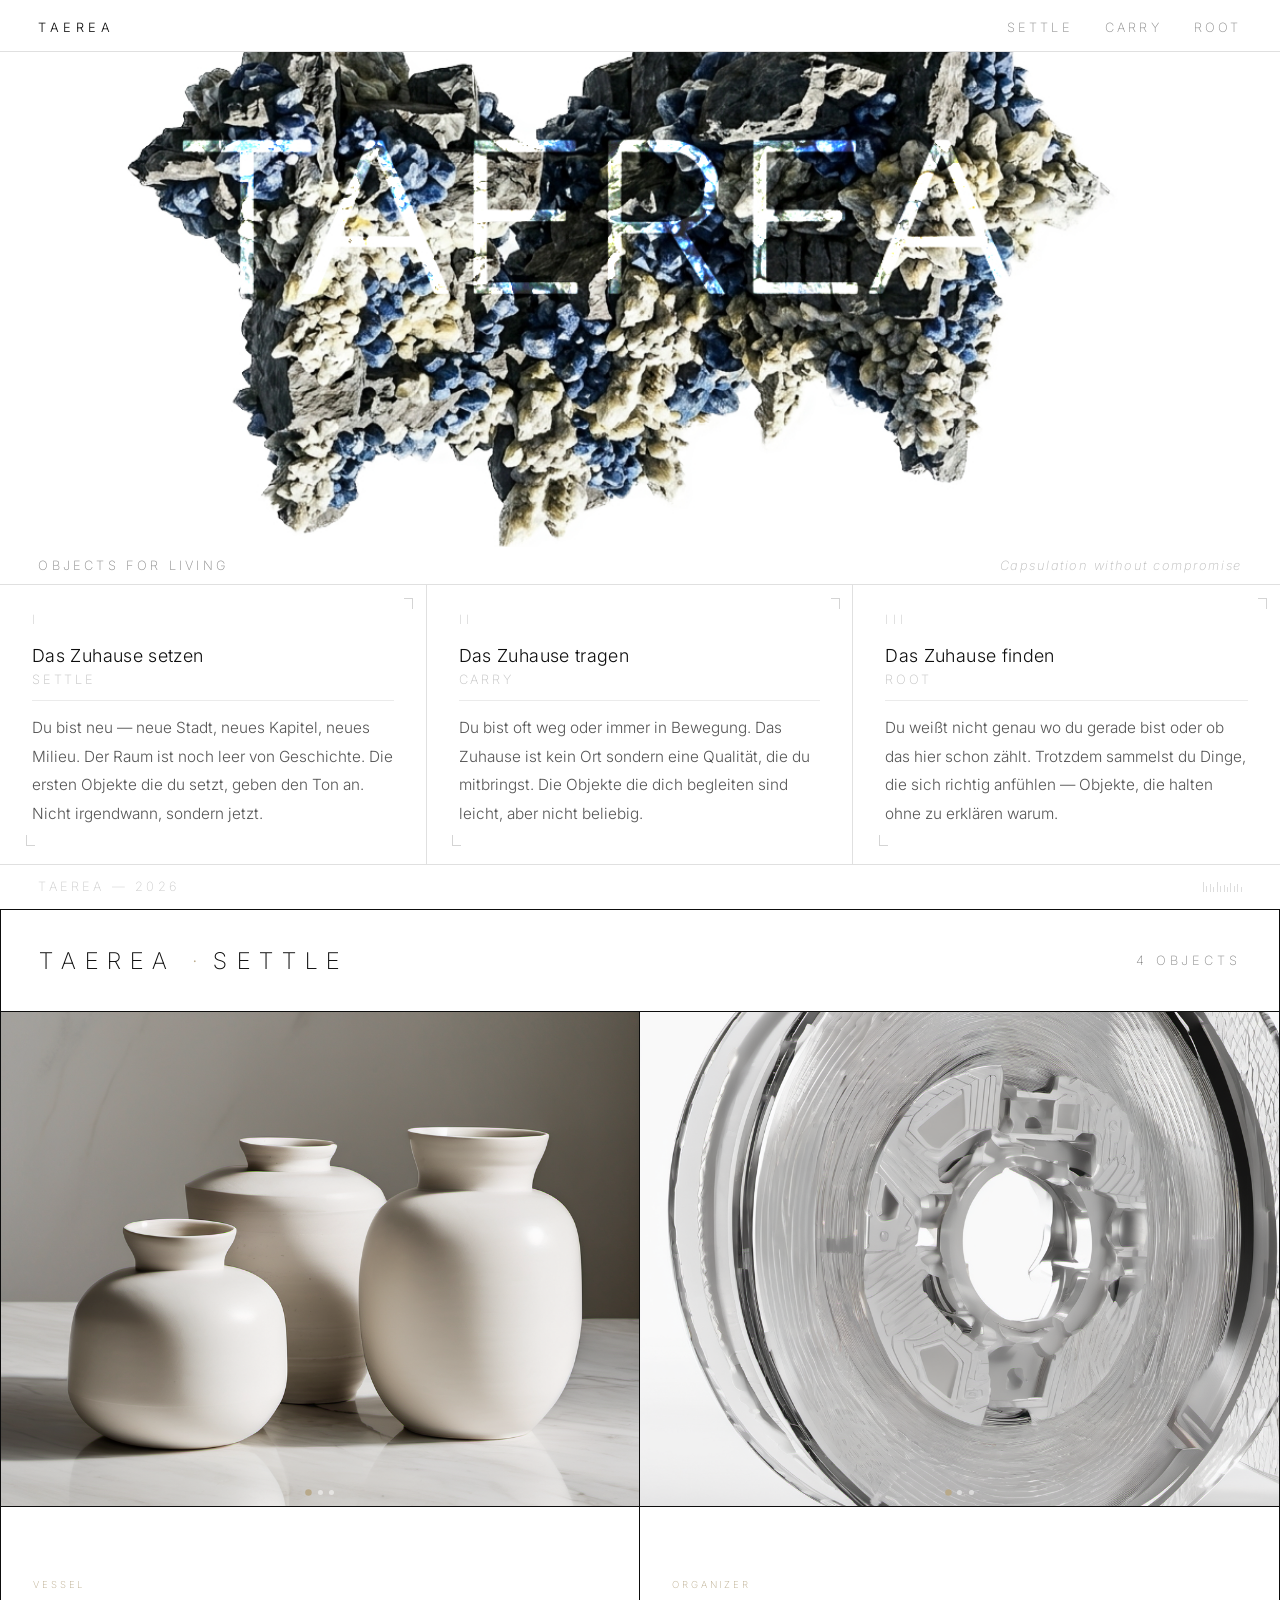
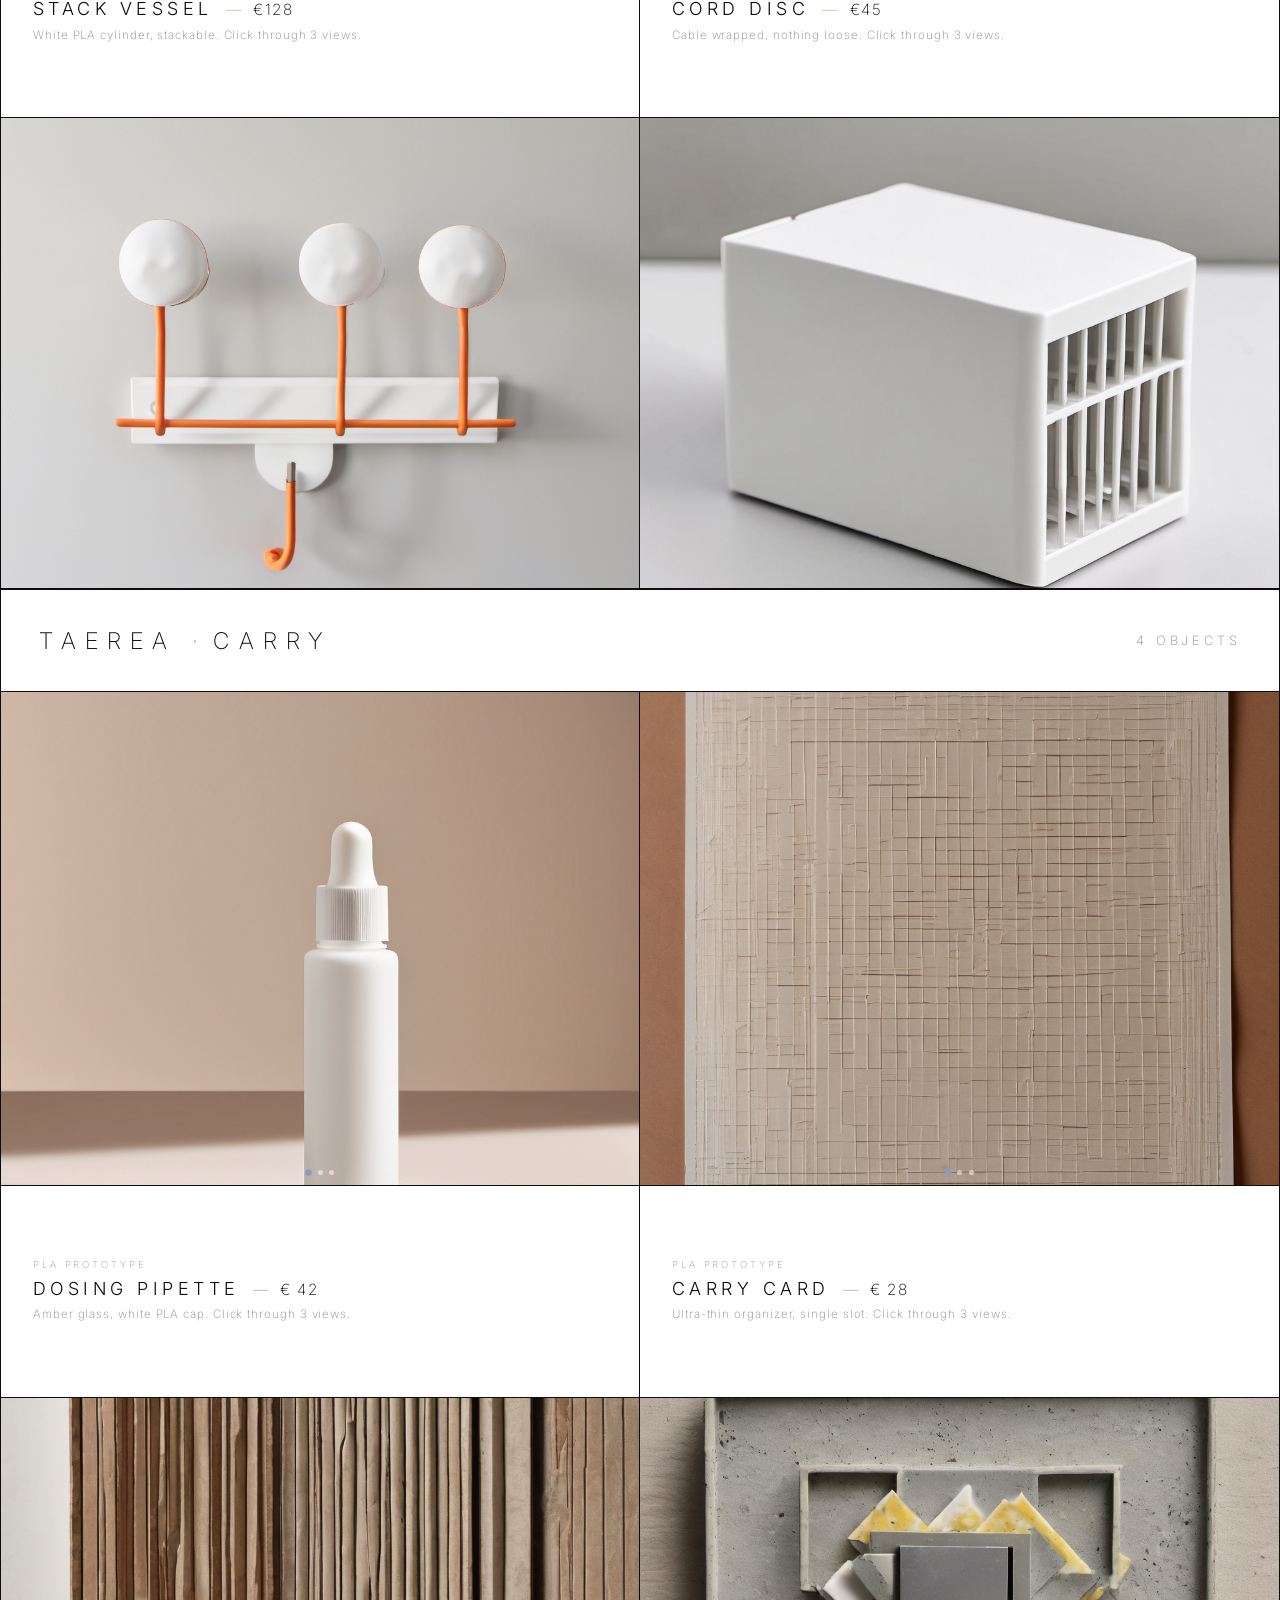
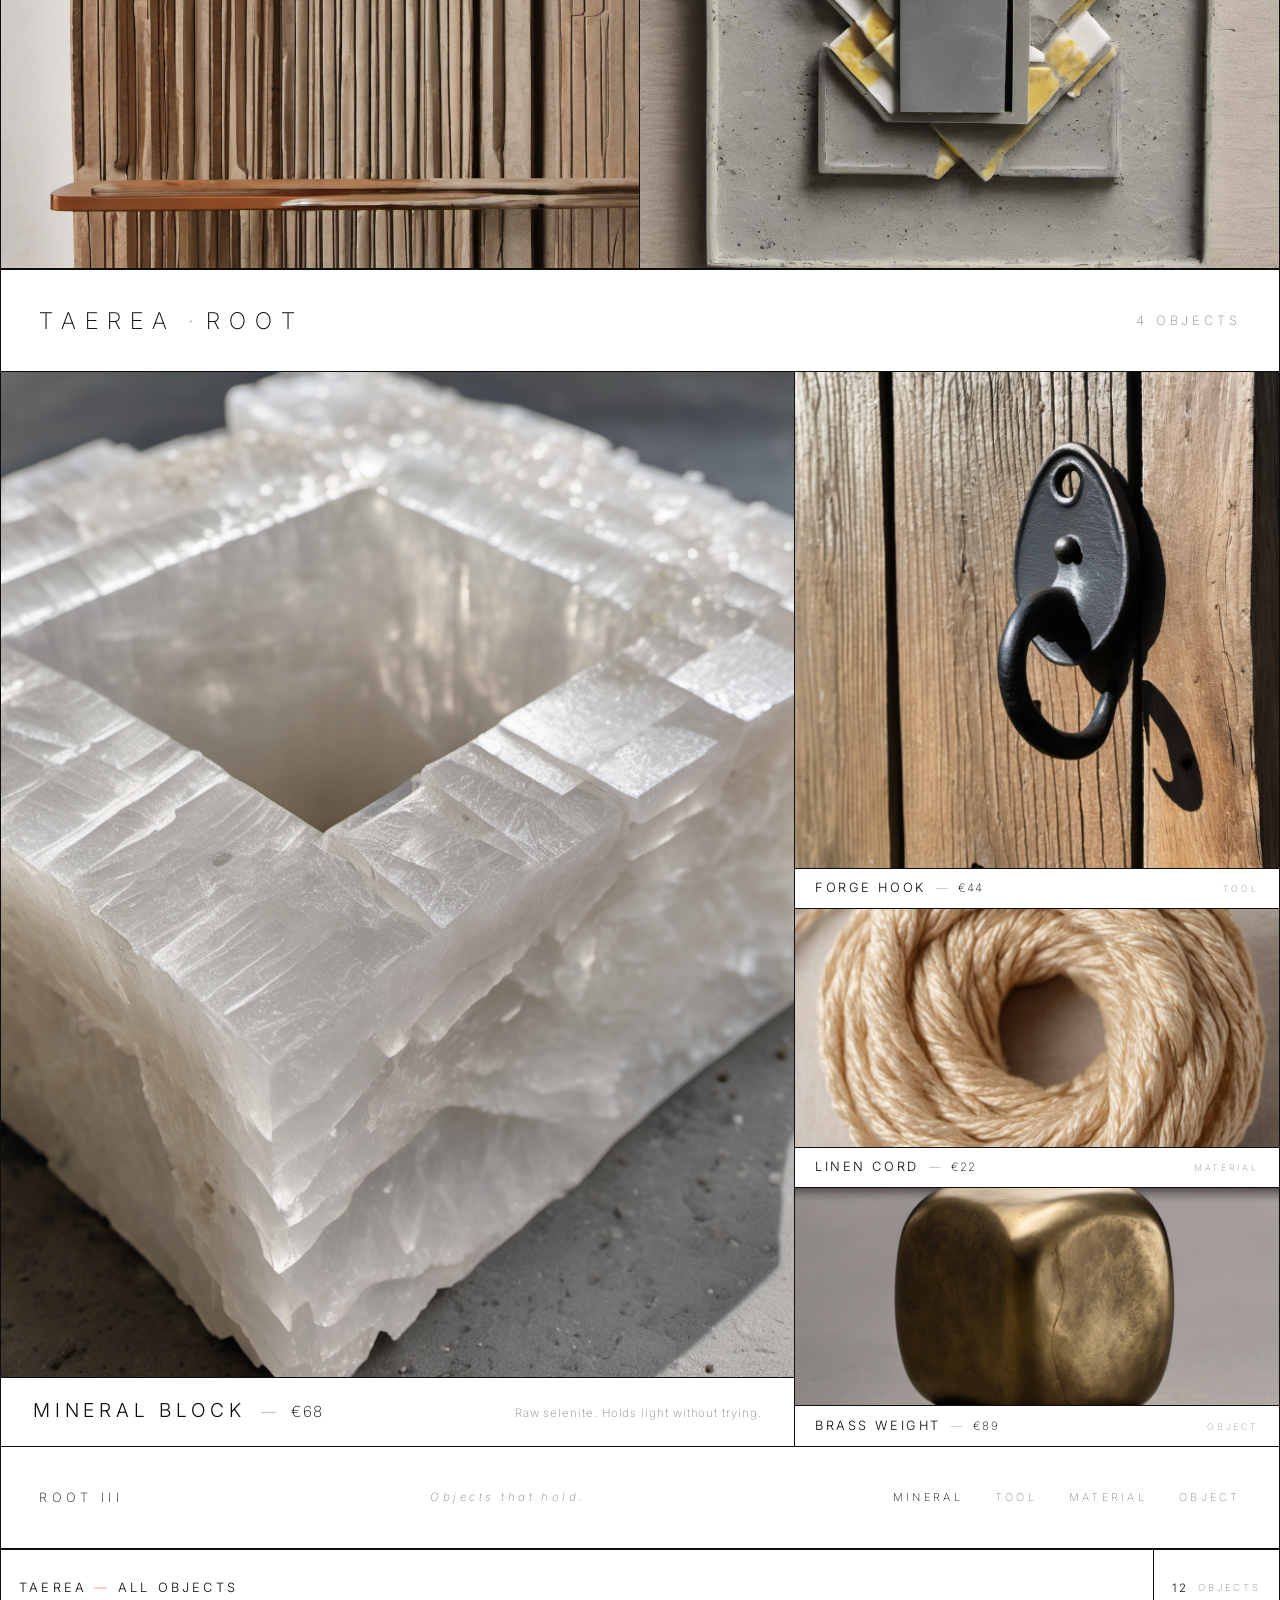
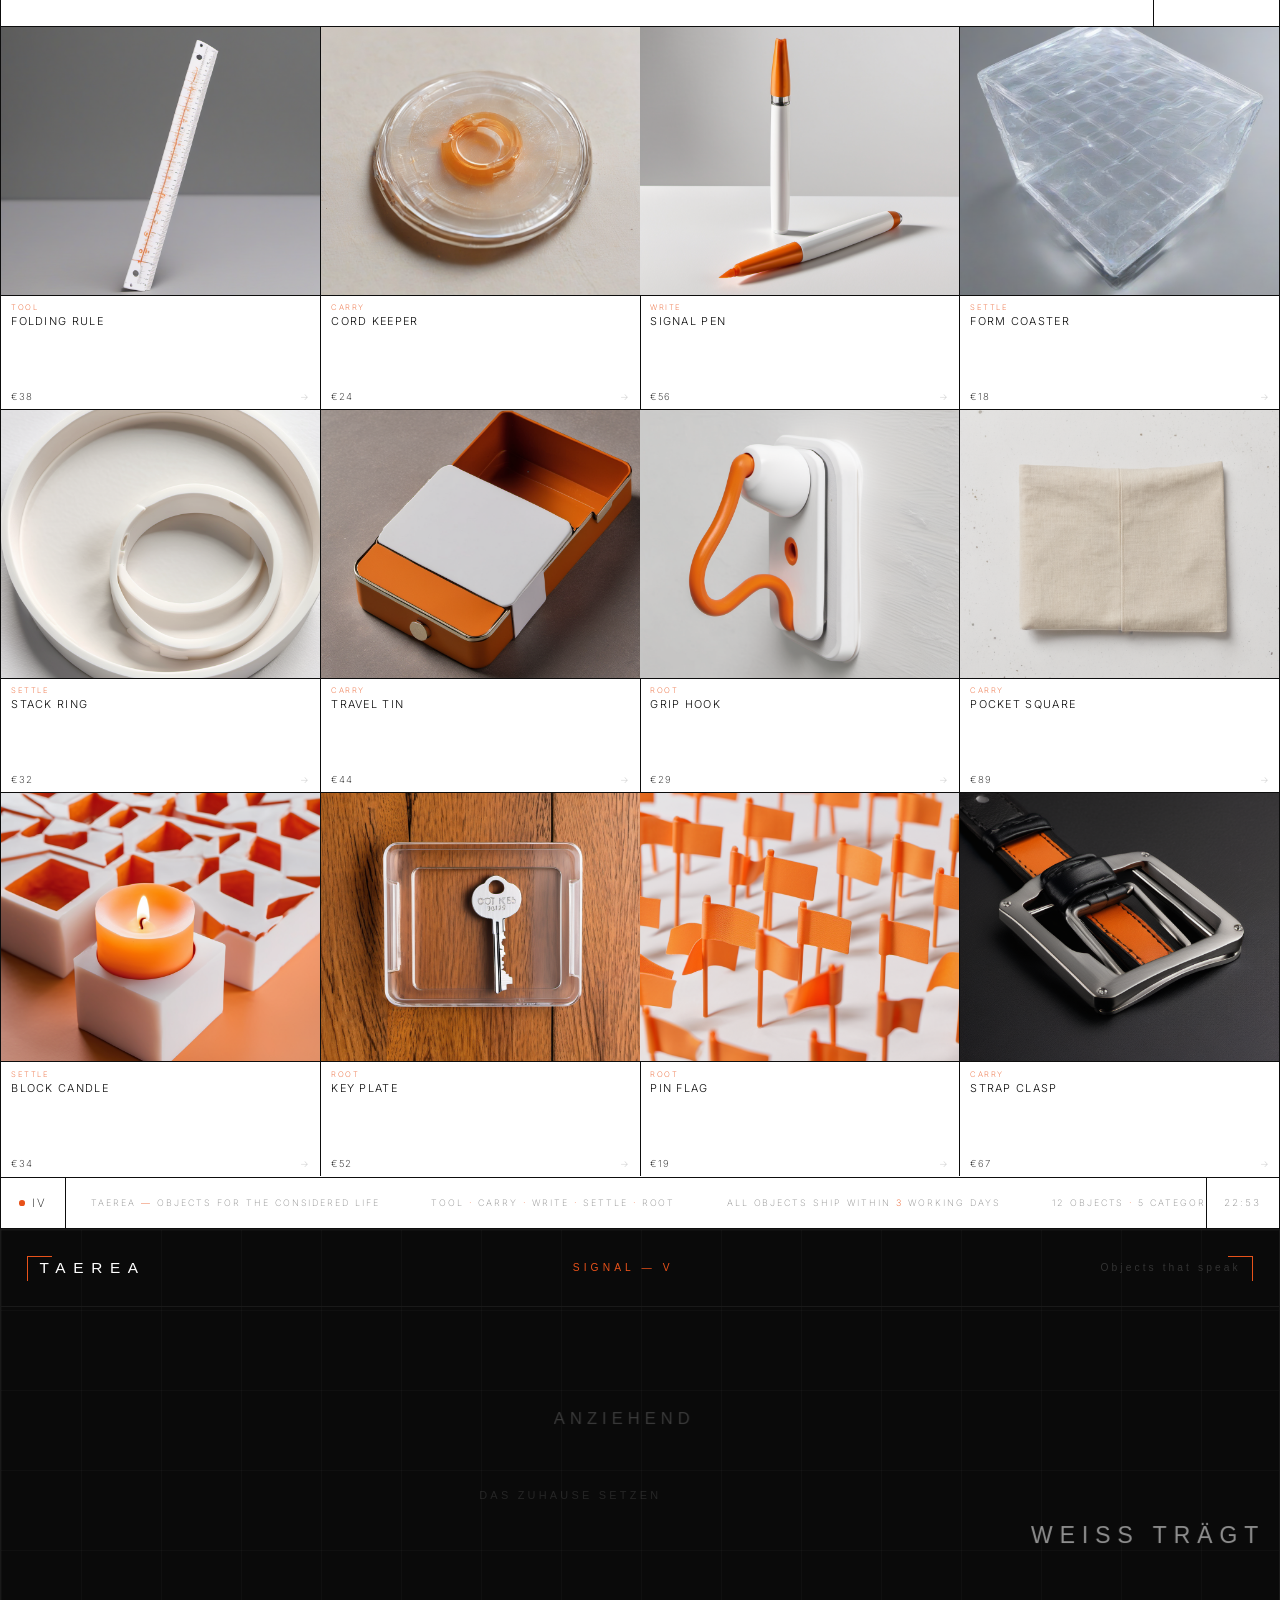
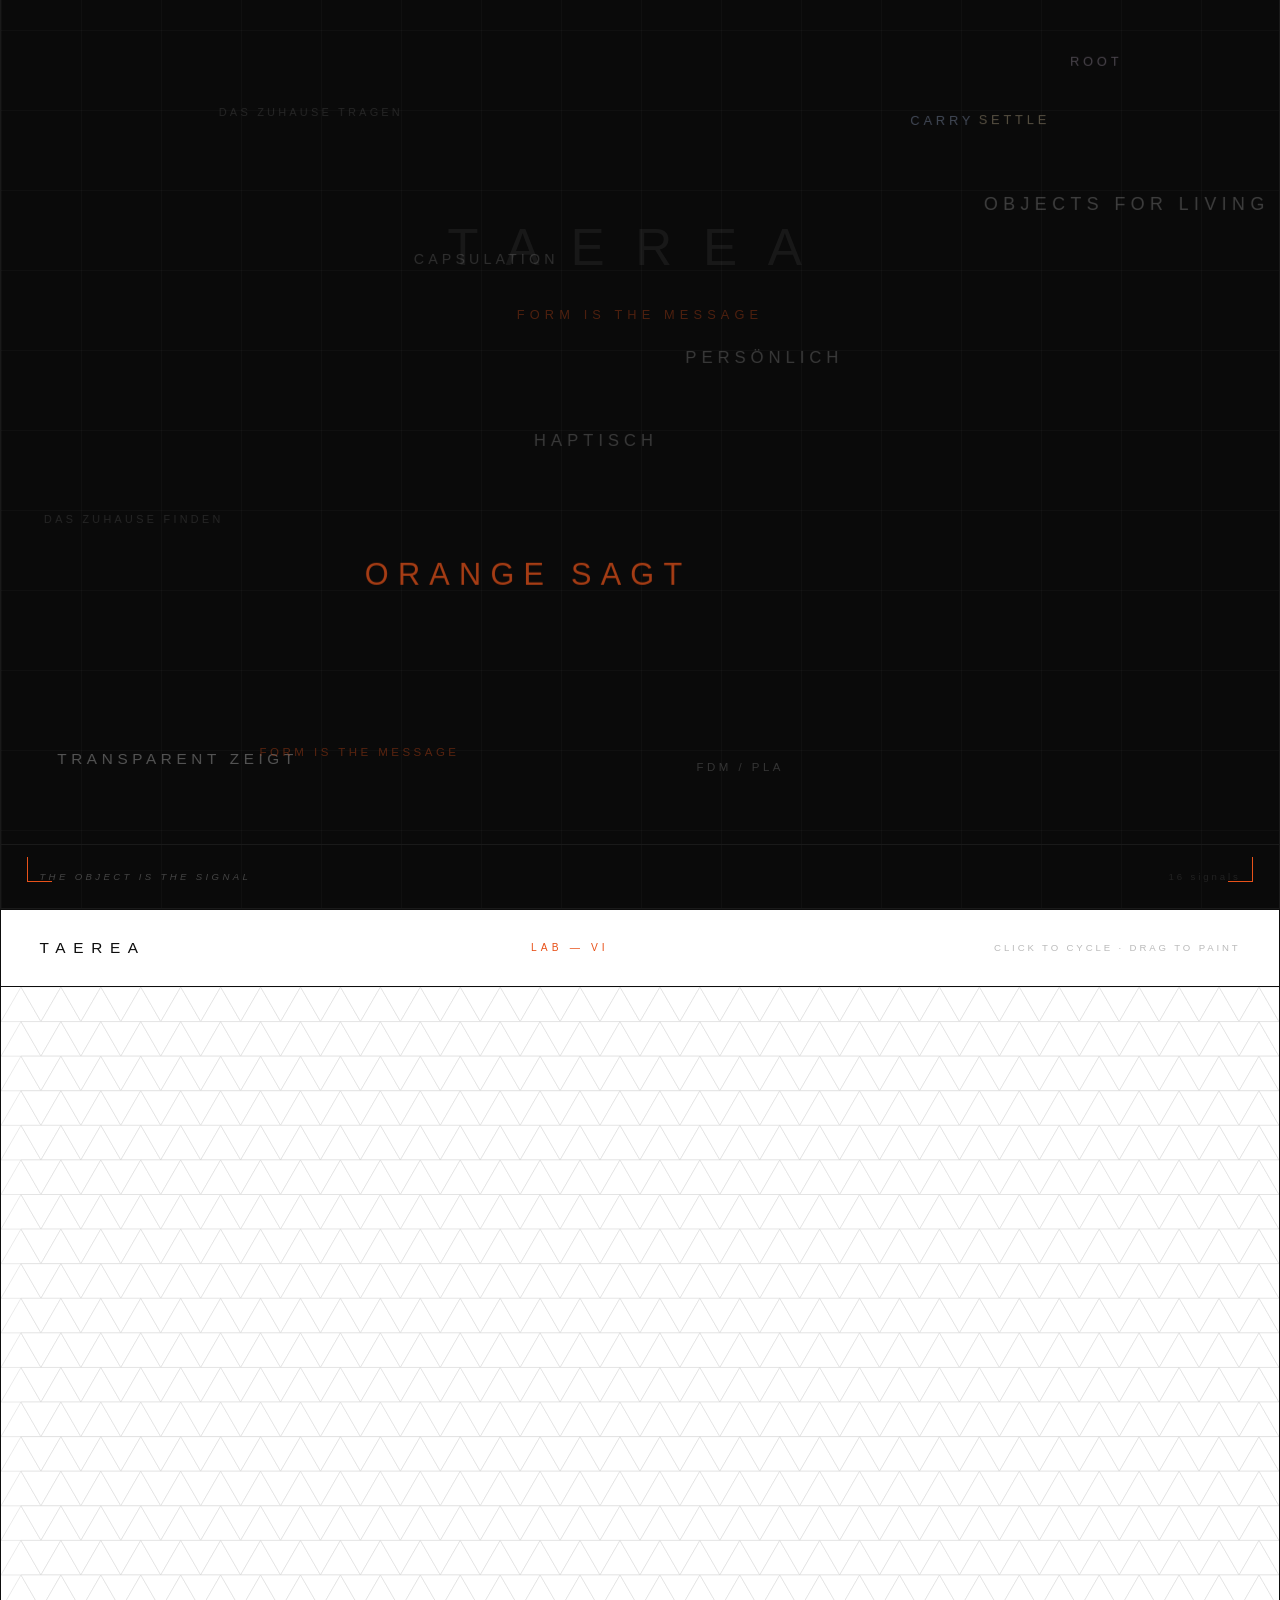
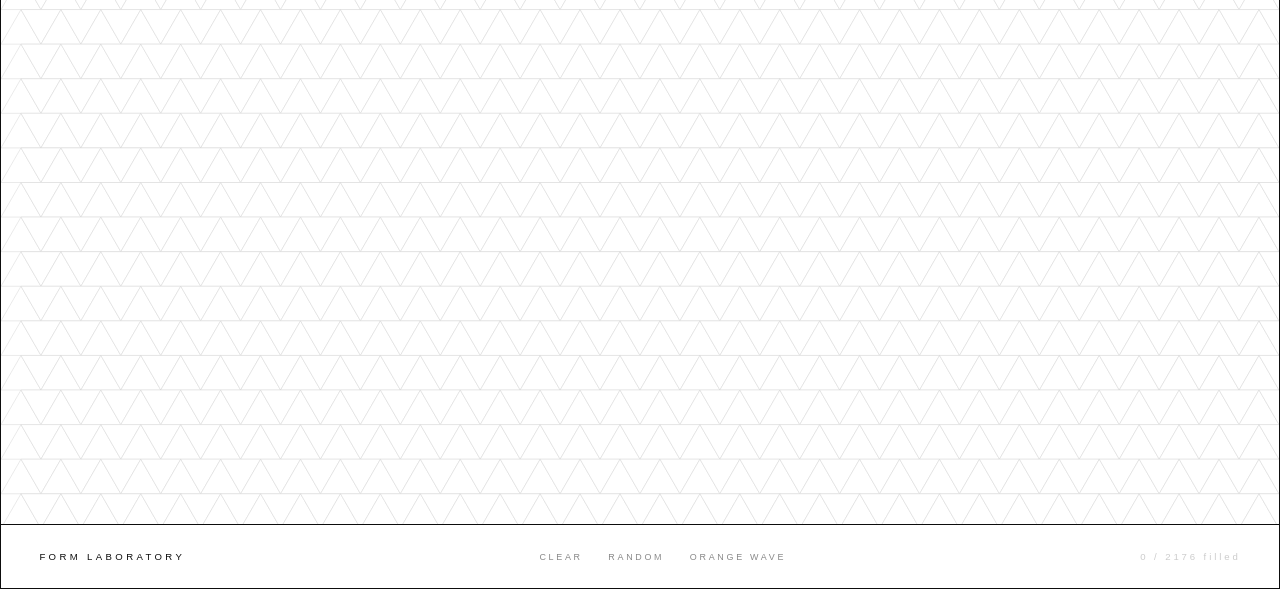
<file: index.html>
<!DOCTYPE html>
<html lang="de">
<head>
<meta charset="UTF-8">
<meta name="viewport" content="width=device-width, initial-scale=1.0">
<title>Taerea</title>
<link rel="preconnect" href="https://fonts.googleapis.com">
<link href="https://fonts.googleapis.com/css2?family=Inter:wght@200;300;400&display=swap" rel="stylesheet">
<style>
  :root {
    --f: 1vw;
    --fs-s: var(--f);
    --fs-m: calc(var(--f) * 1.2);
    --fs-l: calc(var(--f) * 1.4);
  }
  *, *::before, *::after { box-sizing: border-box; margin: 0; padding: 0; }
  body {
    font-family: 'Inter', system-ui, sans-serif;
    background: #fff;
    color: #0d0d0d;
    min-height: 100vh;
  }

  header {
    display: flex;
    justify-content: space-between;
    align-items: flex-end;
    padding: 2.2vh 3vw 1.8vh;
    border-bottom: 0.05vw solid #e0e0e0;
  }
  .logo {
    font-size: var(--fs-s);
    font-weight: 300;
    letter-spacing: 0.35em;
    text-transform: uppercase;
    color: #0d0d0d;
    text-decoration: none;
  }
  nav { display: flex; gap: 2.5vw; }
  nav a {
    font-size: var(--fs-s);
    font-weight: 200;
    letter-spacing: 0.25em;
    text-transform: uppercase;
    color: #888;
    text-decoration: none;
    transition: color 0.15s;
  }
  nav a:hover { color: #0d0d0d; }

  .hero {
    position: relative;
    overflow: hidden;
    background: #111;
    height: 55vh;
  }
  .hero img {
    width: 100%;
    height: 55vh;
    object-fit: cover;
    object-position: center;
    display: block;
    transform: scale(1.16);
    transform-origin: center center;
  }
  .bracket {
    position: absolute;
    width: 1.5vw;
    height: 2.5vh;
  }
  .bracket-tl { top: 2.2vh; left: 1.4vw; border-top: 0.07vw solid rgba(255,255,255,0.5); border-left: 0.07vw solid rgba(255,255,255,0.5); }
  .bracket-tr { top: 2.2vh; right: 1.4vw; border-top: 0.07vw solid rgba(255,255,255,0.5); border-right: 0.07vw solid rgba(255,255,255,0.5); }
  .bracket-bl { bottom: 2.2vh; left: 1.4vw; border-bottom: 0.07vw solid rgba(255,255,255,0.5); border-left: 0.07vw solid rgba(255,255,255,0.5); }
  .bracket-br { bottom: 2.2vh; right: 1.4vw; border-bottom: 0.07vw solid rgba(255,255,255,0.5); border-right: 0.07vw solid rgba(255,255,255,0.5); }

  .sub {
    display: flex;
    justify-content: space-between;
    align-items: baseline;
    padding: 1.2vh 3vw;
    border-bottom: 0.05vw solid #e0e0e0;
  }
  .sub-l {
    font-size: var(--fs-s);
    font-weight: 200;
    letter-spacing: 0.25em;
    text-transform: uppercase;
    color: #888;
  }
  .sub-r {
    font-size: var(--fs-s);
    font-weight: 200;
    letter-spacing: 0.12em;
    color: #bbb;
    font-style: italic;
  }

  .sections {
    display: grid;
    grid-template-columns: 1fr 1fr 1fr;
    border-bottom: 0.05vw solid #e0e0e0;
  }
  .section {
    padding: 3vh 2.5vw 4vh;
    border-right: 0.05vw solid #e0e0e0;
    position: relative;
  }
  .section:last-child { border-right: none; }

  .sec-bracket-tr {
    position: absolute;
    top: 1.5vh; right: 1vw;
    width: 0.7vw; height: 1.2vh;
    border-top: 0.05vw solid #d4d4d4;
    border-right: 0.05vw solid #d4d4d4;
  }
  .sec-bracket-bl {
    position: absolute;
    bottom: 2vh; left: 2vw;
    width: 0.7vw; height: 1.2vh;
    border-bottom: 0.05vw solid #d4d4d4;
    border-left: 0.05vw solid #d4d4d4;
  }

  .sec-num {
    font-size: var(--fs-s);
    font-weight: 200;
    letter-spacing: 0.35em;
    color: #ccc;
    margin-bottom: 1.8vh;
  }
  .sec-title {
    font-size: var(--fs-l);
    font-weight: 300;
    letter-spacing: 0.02em;
    color: #0d0d0d;
    margin-bottom: 0.5vh;
    line-height: 1.4;
  }
  .sec-en {
    font-size: var(--fs-s);
    font-weight: 200;
    letter-spacing: 0.22em;
    text-transform: uppercase;
    color: #c0c0c0;
    margin-bottom: 1.5vh;
    padding-bottom: 1.4vh;
    border-bottom: 0.05vw solid #ebebeb;
  }
  .sec-text {
    font-size: var(--fs-m);
    font-weight: 300;
    line-height: 1.85;
    color: #555;
  }

  footer {
    display: flex;
    justify-content: space-between;
    align-items: center;
    padding: 1.6vh 3vw;
  }
  .footer-l {
    font-size: var(--fs-s);
    font-weight: 200;
    letter-spacing: 0.25em;
    text-transform: uppercase;
    color: #ccc;
  }
  .ticks { display: flex; gap: 0.2vw; align-items: flex-end; }
  .tick { background: #ddd; width: 0.07vw; }
</style>
</head>
<body>

<header>
  <a href="#" class="logo">Taerea</a>
  <nav>
    <a href="#settle">Settle</a>
    <a href="#carry">Carry</a>
    <a href="#root">Root</a>
  </nav>
</header>

<div class="hero">
  <img class="depth-img" data-depth="assets/depth_disp/hero_disp.png" src="assets/hero.jpg" alt="Taerea" />
  <div class="bracket bracket-tl"></div>
  <div class="bracket bracket-tr"></div>
  <div class="bracket bracket-bl"></div>
  <div class="bracket bracket-br"></div>
</div>

<div class="sub">
  <span class="sub-l">Objects for living</span>
  <span class="sub-r">Capsulation without compromise</span>
</div>

<div class="sections">
  <div class="section" id="settle">
    <div class="sec-bracket-tr"></div>
    <div class="sec-num">I</div>
    <div class="sec-title">Das Zuhause setzen</div>
    <div class="sec-en">Settle</div>
    <div class="sec-text">Du bist neu — neue Stadt, neues Kapitel, neues Milieu. Der Raum ist noch leer von Geschichte. Die ersten Objekte die du setzt, geben den Ton an. Nicht irgendwann, sondern jetzt.</div>
    <div class="sec-bracket-bl"></div>
  </div>
  <div class="section" id="carry">
    <div class="sec-bracket-tr"></div>
    <div class="sec-num">II</div>
    <div class="sec-title">Das Zuhause tragen</div>
    <div class="sec-en">Carry</div>
    <div class="sec-text">Du bist oft weg oder immer in Bewegung. Das Zuhause ist kein Ort sondern eine Qualität, die du mitbringst. Die Objekte die dich begleiten sind leicht, aber nicht beliebig.</div>
    <div class="sec-bracket-bl"></div>
  </div>
  <div class="section" id="root">
    <div class="sec-bracket-tr"></div>
    <div class="sec-num">III</div>
    <div class="sec-title">Das Zuhause finden</div>
    <div class="sec-en">Root</div>
    <div class="sec-text">Du weißt nicht genau wo du gerade bist oder ob das hier schon zählt. Trotzdem sammelst du Dinge, die sich richtig anfühlen — Objekte, die halten ohne zu erklären warum.</div>
    <div class="sec-bracket-bl"></div>
  </div>
</div>

<footer>
  <span class="footer-l">Taerea — 2026</span>
  <div class="ticks">
    <div class="tick" style="height:1.1vh"></div>
    <div class="tick" style="height:0.7vh"></div>
    <div class="tick" style="height:0.9vh"></div>
    <div class="tick" style="height:0.6vh"></div>
    <div class="tick" style="height:1.1vh"></div>
    <div class="tick" style="height:0.7vh"></div>
    <div class="tick" style="height:0.8vh"></div>
    <div class="tick" style="height:0.5vh"></div>
    <div class="tick" style="height:1vh"></div>
    <div class="tick" style="height:0.7vh"></div>
    <div class="tick" style="height:0.9vh"></div>
    <div class="tick" style="height:0.6vh"></div>
  </div>
</footer>


<iframe src="settle.html" style="display:block;width:100vw;height:100vw;border:none;"></iframe>
<iframe src="carry.html" style="display:block;width:100vw;height:100vw;border:none;"></iframe>
<iframe src="root.html" style="display:block;width:100vw;height:100vw;border:none;"></iframe>
<iframe src="nts.html" style="display:block;width:100vw;height:100vw;border:none;"></iframe>
<iframe src="signal.html" style="display:block;width:100vw;height:100vw;border:none;"></iframe>
<iframe src="lab.html" style="display:block;width:100vw;height:100vw;border:none;"></iframe>

<script src="assets/depth_parallax.js"></script>
<script>
  window.initDepthParallax({ refEl: document.querySelector('.hero') });
</script>

</body>
</html>
</file>
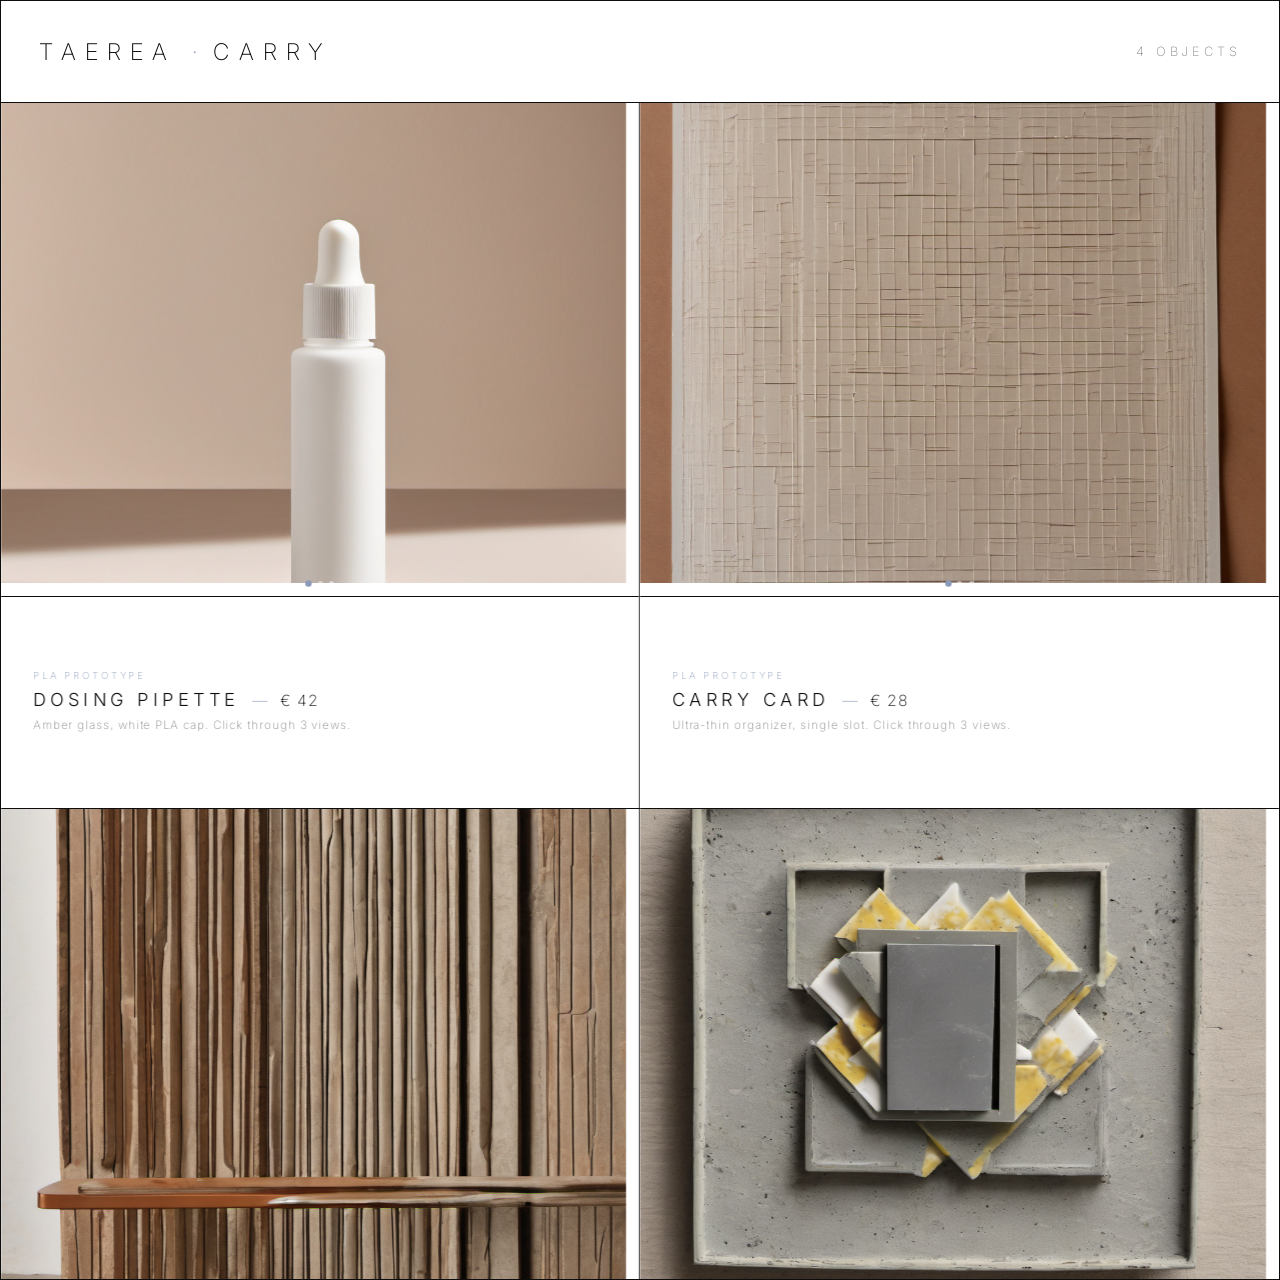
<file: carry.html>
<!DOCTYPE html>
<html lang="de">
<head>
<meta charset="UTF-8">
<meta name="viewport" content="width=device-width, initial-scale=1.0">
<title>Taerea · Carry</title>
<link href="https://fonts.googleapis.com/css2?family=Inter:wght@200;300&display=swap" rel="stylesheet">
<style>
  *, *::before, *::after {
    box-sizing: border-box;
    margin: 0;
    padding: 0;
  }

  html, body {
    width: 100vw;
    height: 100vw;
    overflow: hidden;
    background: #fff;
    font-family: 'Inter', sans-serif;
    color: #0d0d0d;
    cursor: crosshair;
  }

  .carry-shop {
    width: 100vw;
    height: 100vw;
    display: grid;
    grid-template-columns: 100%;
    grid-template-rows: 8vw 1fr 8vw;
    overflow: hidden;
    border: 1px solid #0d0d0d;
  }

  /* ── HEADER ── */
  .shop-header {
    display: flex;
    align-items: center;
    justify-content: space-between;
    padding: 0 3vw;
    border-bottom: 1px solid #0d0d0d;
  }

  .header-left {
    display: flex;
    align-items: center;
    gap: 1.2vw;
  }

  .brand {
    font-weight: 200;
    font-size: 1.8vw;
    letter-spacing: 0.4em;
    text-transform: uppercase;
  }

  .accent-dot {
    color: #8a9ab8;
    font-size: 1.8vw;
    font-weight: 200;
  }

  .category {
    font-weight: 200;
    font-size: 1.8vw;
    letter-spacing: 0.4em;
    text-transform: uppercase;
  }

  .header-right {
    font-weight: 200;
    font-size: 1vw;
    letter-spacing: 0.3em;
    text-transform: uppercase;
    color: #888;
  }

  /* ── PRODUCT GRID ── */
  .product-grid {
    display: grid;
    grid-template-columns: 1fr 1fr;
    grid-template-rows: 1fr 1fr;
    gap: 0;
  }

  .product-card {
    position: relative;
    display: flex;
    flex-direction: column;
    border-right: 1px solid #0d0d0d;
    border-bottom: 1px solid #0d0d0d;
    cursor: crosshair;
    overflow: hidden;
    transition: box-shadow 0.4s ease;
    opacity: 0;
    transform: translateX(-4vw);
    animation: card-arrive 0.9s cubic-bezier(0.16, 1, 0.3, 1) forwards;
    will-change: transform;
    transform-style: preserve-3d;
    perspective: 100vw;
  }

  .product-card:nth-child(1) { animation-delay: 0ms; }
  .product-card:nth-child(2) { animation-delay: 80ms; }
  .product-card:nth-child(3) { animation-delay: 160ms; }
  .product-card:nth-child(4) { animation-delay: 240ms; }

  @keyframes card-arrive {
    from {
      opacity: 0;
      transform: translateX(-4vw);
    }
    to {
      opacity: 1;
      transform: translateX(0);
    }
  }

  .product-card:nth-child(2),
  .product-card:nth-child(4) {
    border-right: none;
  }

  .product-card:nth-child(3),
  .product-card:nth-child(4) {
    border-bottom: none;
  }

  /* ── IN-TRANSIT MOTIF (accent line sliding across top border on hover) ── */
  .product-card::before {
    content: '';
    position: absolute;
    top: 0;
    left: -20%;
    width: 20%;
    height: 1px;
    background: #8a9ab8;
    opacity: 0;
    transition: opacity 0.3s ease;
    z-index: 2;
    pointer-events: none;
  }

  .product-card:hover::before {
    opacity: 1;
    animation: transit-line 1.4s linear infinite;
  }

  @keyframes transit-line {
    from { left: -20%; }
    to { left: 100%; }
  }

  /* ── CARD IMAGE ── */
  .card-image {
    flex: 0 0 70%;
    position: relative;
    overflow: hidden;
  }

  .view-dots {
    position: absolute;
    bottom: 0.8vw;
    left: 50%;
    transform: translateX(-50%);
    display: flex;
    gap: 0.5vw;
    z-index: 2;
  }

  .view-dot {
    width: 0.4vw;
    height: 0.4vw;
    border-radius: 50%;
    background: rgba(255,255,255,0.5);
    transition: background 0.25s ease, transform 0.25s ease;
  }

  .view-dot.active {
    background: #8a9ab8;
    transform: scale(1.3);
  }

  .card-placeholder {
    width: 100%;
    height: 100%;
    transition: filter 0.4s ease;
  }

  .card-img {
    width: 100%;
    height: 100%;
    object-fit: cover;
    transition: filter 0.4s ease, transform 0.4s ease;
    display: block;
    transform-origin: center center;
    animation: ken-burns 26s ease-in-out infinite alternate;
  }

  .product-card:nth-child(2) .card-img { animation-duration: 30s; }
  .product-card:nth-child(3) .card-img { animation-duration: 23s; }
  .product-card:nth-child(4) .card-img { animation-duration: 28s; }

  @keyframes ken-burns {
    from { transform: scale(1.14); }
    to { transform: scale(1.185); }
  }

  .card-overlay {
    position: absolute;
    inset: 0;
    display: flex;
    align-items: center;
    justify-content: center;
    opacity: 0;
    transition: opacity 0.4s ease;
    background: transparent;
  }

  .overlay-label {
    color: #8a9ab8;
    font-weight: 200;
    font-size: 1vw;
    letter-spacing: 0.35em;
    text-transform: uppercase;
  }

  /* ── CARD META ── */
  .card-meta {
    flex: 0 0 30%;
    display: flex;
    flex-direction: column;
    justify-content: center;
    padding: 0 2.5vw;
    gap: 0.6vw;
    border-top: 1px solid #0d0d0d;
  }

  .card-meta-row {
    display: flex;
    align-items: baseline;
    gap: 1vw;
  }

  .product-name {
    font-weight: 300;
    font-size: 1.4vw;
    letter-spacing: 0.25em;
    text-transform: uppercase;
    transition: color 0.4s ease;
  }

  .meta-sep {
    font-weight: 200;
    font-size: 1.2vw;
    color: #8a9ab8;
    flex-shrink: 0;
  }

  .product-price {
    font-weight: 200;
    font-size: 1.2vw;
    letter-spacing: 0.1em;
    transition: color 0.4s ease;
    flex-shrink: 0;
  }

  .product-desc {
    font-weight: 200;
    font-size: 0.9vw;
    letter-spacing: 0.08em;
    color: #888;
    transition: color 0.4s ease;
    line-height: 1.5;
  }

  .product-category {
    font-weight: 200;
    font-size: 0.75vw;
    letter-spacing: 0.3em;
    text-transform: uppercase;
    color: #8a9ab8;
  }

  /* ── HOVER STATES ── */
  .product-card:hover .card-placeholder {
    filter: brightness(0.85);
  }

  .product-card:hover .card-img {
    filter: brightness(0.85);
  }

  .product-card:hover .card-overlay {
    opacity: 1;
  }

  .product-card:hover .product-name {
    color: #8a9ab8;
  }

  .product-card:hover .product-price {
    color: #8a9ab8;
  }

  .product-card:hover .product-desc {
    color: #8a9ab8;
    opacity: 0.7;
  }

  .product-card:active {
    opacity: 0.7;
  }

  /* ── FOOTER ── */
  .shop-footer {
    display: flex;
    align-items: center;
    justify-content: space-between;
    padding: 0 3vw;
    border-top: 1px solid #0d0d0d;
  }

  .footer-left {
    font-weight: 200;
    font-size: 1vw;
    letter-spacing: 0.35em;
    text-transform: uppercase;
  }

  .footer-nav {
    display: flex;
    align-items: center;
    gap: 2.5vw;
  }

  .footer-nav-item {
    font-weight: 200;
    font-size: 0.85vw;
    letter-spacing: 0.3em;
    text-transform: uppercase;
    color: #888;
    cursor: crosshair;
    transition: color 0.4s ease;
    text-decoration: none;
  }

  .footer-nav-item:hover {
    color: #8a9ab8;
  }

  .footer-nav-item.active {
    color: #0d0d0d;
  }

  .tagline {
    font-weight: 200;
    font-size: 0.9vw;
    letter-spacing: 0.3em;
    font-style: italic;
    color: #888;
  }
</style>
</head>
<body>

<div class="carry-shop">

  <header class="shop-header">
    <div class="header-left">
      <span class="brand">Taerea</span>
      <span class="accent-dot">·</span>
      <span class="category">Carry</span>
    </div>
    <span class="header-right">4 Objects</span>
  </header>

  <main class="product-grid">

    <article class="product-card">
      <div class="card-image">
        <img class="card-img depth-img views-img" data-depth="assets/depth_disp/jakob_r1_pipette_objekt_disp.png" data-views="assets/catalog/jakob_r1_pipette_objekt.png,assets/catalog/jakob_r1_pipette_material.png,assets/catalog/jakob_r1_pipette_moment.png" src="assets/catalog/jakob_r1_pipette_objekt.png" alt="Dosing Pipette" onerror="this.style.display='none';this.parentElement.querySelector('.card-placeholder').style.display='block';">
        <svg class="card-placeholder" viewBox="0 0 100 100" preserveAspectRatio="none" xmlns="http://www.w3.org/2000/svg" style="display:none;">
          <rect width="100" height="100" fill="#C8BFB0"/>
        </svg>
        <div class="card-overlay">
          <span class="overlay-label">View Object</span>
        </div>
      </div>
      <div class="card-meta">
        <span class="product-category">PLA Prototype</span>
        <div class="card-meta-row">
          <span class="product-name">Dosing Pipette</span>
          <span class="meta-sep">—</span>
          <span class="product-price">€ 42</span>
        </div>
        <span class="product-desc">Amber glass, white PLA cap. Click through 3 views.</span>
      </div>
    </article>

    <article class="product-card">
      <div class="card-image">
        <img class="card-img depth-img views-img" data-depth="assets/depth_disp/jakob_r2_card_objekt_disp.png" data-views="assets/catalog/jakob_r2_card_objekt.png,assets/catalog/jakob_r2_card_material.png,assets/catalog/jakob_r2_card_moment.png" src="assets/catalog/jakob_r2_card_objekt.png" alt="Carry Card" onerror="this.style.display='none';this.parentElement.querySelector('.card-placeholder').style.display='block';">
        <svg class="card-placeholder" viewBox="0 0 100 100" preserveAspectRatio="none" xmlns="http://www.w3.org/2000/svg" style="display:none;">
          <rect width="100" height="100" fill="#A8966E"/>
        </svg>
        <div class="card-overlay">
          <span class="overlay-label">View Object</span>
        </div>
      </div>
      <div class="card-meta">
        <span class="product-category">PLA Prototype</span>
        <div class="card-meta-row">
          <span class="product-name">Carry Card</span>
          <span class="meta-sep">—</span>
          <span class="product-price">€ 28</span>
        </div>
        <span class="product-desc">Ultra-thin organizer, single slot. Click through 3 views.</span>
      </div>
    </article>

    <article class="product-card">
      <div class="card-image">
        <img class="card-img depth-img views-img" data-depth="assets/depth_disp/jakob_r3_rail_objekt_disp.png" data-views="assets/catalog/jakob_r3_rail_objekt.png,assets/catalog/jakob_r3_rail_material.png,assets/catalog/jakob_r3_rail_moment.png" src="assets/catalog/jakob_r3_rail_objekt.png" alt="Module Hook Rail" onerror="this.style.display='none';this.parentElement.querySelector('.card-placeholder').style.display='block';">
        <svg class="card-placeholder" viewBox="0 0 100 100" preserveAspectRatio="none" xmlns="http://www.w3.org/2000/svg" style="display:none;">
          <rect width="100" height="100" fill="#7A7260"/>
        </svg>
        <div class="card-overlay">
          <span class="overlay-label">View Object</span>
        </div>
      </div>
      <div class="card-meta">
        <span class="product-category">PLA Prototype</span>
        <div class="card-meta-row">
          <span class="product-name">Module Hook Rail</span>
          <span class="meta-sep">—</span>
          <span class="product-price">€ 56</span>
        </div>
        <span class="product-desc">Modular wall rail, geometric slots. Click through 3 views.</span>
      </div>
    </article>

    <article class="product-card">
      <div class="card-image">
        <img class="card-img depth-img views-img" data-depth="assets/depth_disp/jakob_r4_clip_objekt_disp.png" data-views="assets/catalog/jakob_r4_clip_objekt.png,assets/catalog/jakob_r4_clip_material.png,assets/catalog/jakob_r4_clip_moment.png" src="assets/catalog/jakob_r4_clip_objekt.png" alt="Mirror Clip System" onerror="this.style.display='none';this.parentElement.querySelector('.card-placeholder').style.display='block';">
        <svg class="card-placeholder" viewBox="0 0 100 100" preserveAspectRatio="none" xmlns="http://www.w3.org/2000/svg" style="display:none;">
          <rect width="100" height="100" fill="#4A4A4A"/>
        </svg>
        <div class="card-overlay">
          <span class="overlay-label">View Object</span>
        </div>
      </div>
      <div class="card-meta">
        <span class="product-category">PLA Prototype</span>
        <div class="card-meta-row">
          <span class="product-name">Mirror Clip System</span>
          <span class="meta-sep">—</span>
          <span class="product-price">€ 34</span>
        </div>
        <span class="product-desc">Mounts thin mirror panels. Click through 3 views.</span>
      </div>
    </article>

  </main>

  <footer class="shop-footer">
    <span class="footer-left">Carry II</span>
    <span class="tagline">Real prototypes, real objects.</span>
    <nav class="footer-nav">
      <a class="footer-nav-item active" href="#">Pipette</a>
      <a class="footer-nav-item" href="#">Card</a>
      <a class="footer-nav-item" href="#">Rail</a>
      <a class="footer-nav-item" href="#">Clip</a>
    </nav>
  </footer>

</div>

<script src="assets/depth_parallax.js"></script>
<script src="assets/product_views.js"></script>
<script>
  window.initProductViews();
  window.initDepthParallax();
</script>

</body>
</html>
</file>
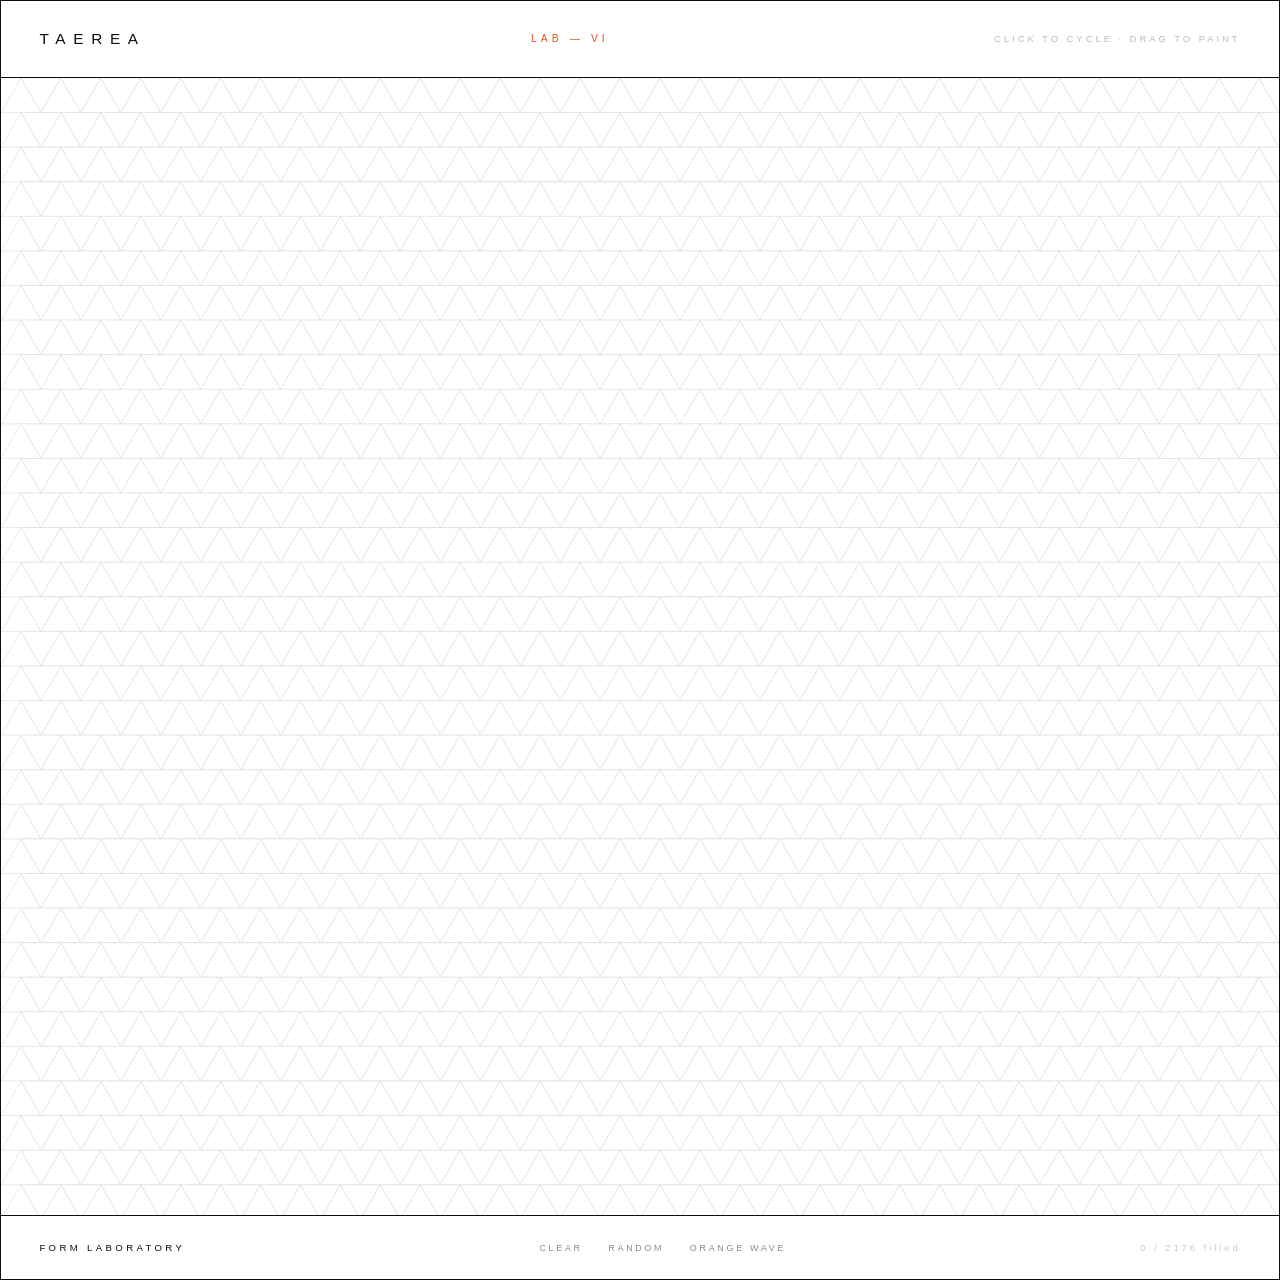
<file: lab.html>
<!DOCTYPE html>
<html lang="de">
<head>
<meta charset="UTF-8">
<meta name="viewport" content="width=device-width, initial-scale=1.0">
<title>Taerea · Lab</title>
<style>
*, *::before, *::after { box-sizing: border-box; margin: 0; padding: 0; }

html, body {
  width: 100vw;
  height: 100vw;
  overflow: hidden;
  background: #fff;
  font-family: 'Helvetica Neue', 'Arial', sans-serif;
}

.lab-wrap {
  width: 100vw;
  height: 100vw;
  display: grid;
  grid-template-rows: 6vw 1fr 5vw;
  border: 1px solid #0d0d0d;
}

.lab-header {
  display: flex;
  align-items: center;
  justify-content: space-between;
  padding: 0 3vw;
  border-bottom: 1px solid #0d0d0d;
}

.header-brand {
  font-size: 1.2vw;
  font-weight: 200;
  letter-spacing: 0.5em;
  text-transform: uppercase;
  color: #0d0d0d;
}

.header-label {
  font-size: 0.8vw;
  font-weight: 200;
  letter-spacing: 0.4em;
  text-transform: uppercase;
  color: #e8521a;
}

.header-hint {
  font-size: 0.75vw;
  font-weight: 200;
  letter-spacing: 0.3em;
  text-transform: uppercase;
  color: #bbb;
}

.canvas-area {
  position: relative;
  overflow: hidden;
  background: #fff;
  cursor: crosshair;
}

canvas {
  display: block;
  width: 100%;
  height: 100%;
}

.lab-footer {
  display: flex;
  align-items: center;
  justify-content: space-between;
  padding: 0 3vw;
  border-top: 1px solid #0d0d0d;
}

.footer-left {
  font-size: 0.75vw;
  font-weight: 200;
  letter-spacing: 0.35em;
  text-transform: uppercase;
  color: #0d0d0d;
}

.footer-controls {
  display: flex;
  gap: 2vw;
}

.ctrl-btn {
  font-size: 0.7vw;
  font-weight: 200;
  letter-spacing: 0.3em;
  text-transform: uppercase;
  color: #888;
  cursor: crosshair;
  background: none;
  border: none;
  padding: 0;
  transition: color 0.2s;
}

.ctrl-btn:hover { color: #e8521a; }

.footer-count {
  font-size: 0.75vw;
  font-weight: 200;
  letter-spacing: 0.3em;
  color: #ccc;
}
</style>
</head>
<body>

<div class="lab-wrap">

  <header class="lab-header">
    <span class="header-brand">Taerea</span>
    <span class="header-label">Lab — VI</span>
    <span class="header-hint">Click to cycle · Drag to paint</span>
  </header>

  <div class="canvas-area" id="canvasArea">
    <canvas id="grid"></canvas>
  </div>

  <footer class="lab-footer">
    <span class="footer-left">Form Laboratory</span>
    <div class="footer-controls">
      <button class="ctrl-btn" id="btnClear">Clear</button>
      <button class="ctrl-btn" id="btnRandom">Random</button>
      <button class="ctrl-btn" id="btnOrange">Orange wave</button>
    </div>
    <span class="footer-count" id="activeCount">0 / 0 filled</span>
  </footer>

</div>

<script>
const canvas = document.getElementById('grid');
const area = document.getElementById('canvasArea');
const ctx = canvas.getContext('2d');

// Triangle states: 0=empty/white, 1=solid black, 2=orange
const STATES = 3;
const C_EMPTY  = '#fff';
const C_BLACK  = '#0d0d0d';
const C_ORANGE = '#e8521a';
const C_BORDER = '#d4d4d4';

// Grid sizing — triangles per row
const COLS = 32;

let W, H, cellW, cellH, rows, triangles;
let isDragging = false;
let lastPainted = -1;

function resize() {
  W = area.clientWidth;
  H = area.clientHeight;
  canvas.width = W;
  canvas.height = H;
  cellW = W / COLS;
  // Equilateral triangles: h = w * sqrt(3)/2
  cellH = cellW * (Math.sqrt(3) / 2);
  rows = Math.ceil(H / cellH) + 1;
  // 2 triangles per cell (up/down)
  if (!triangles) {
    triangles = [];
    for (let r = 0; r < rows; r++)
      for (let c = 0; c < COLS * 2; c++)
        triangles.push(0);
  } else {
    // Extend if needed
    while (triangles.length < rows * COLS * 2)
      triangles.push(0);
  }
  draw();
}

function triIndex(row, col) { return row * COLS * 2 + col; }

// Get triangle vertices for cell (row, col) where col is 0..COLS*2-1
// Even col = upward triangle, odd = downward.
// Triangles interlock along a strip: vertices sit on two horizontal lines
// (top = row*cellH, bottom = (row+1)*cellH), spaced cellW/2 apart. Each
// up-triangle's base spans two bottom points with its apex on the top line
// between them; each down-triangle mirrors that between its neighbors —
// so adjacent triangles share an edge instead of overlapping.
function triVerts(row, col) {
  const half = cellW / 2;
  const isUp = col % 2 === 0;
  const i = isUp ? col / 2 : (col - 1) / 2;
  const y = row * cellH;
  const yBot = y + cellH;
  if (isUp) {
    // upward ▲ — base on bottom line, apex on top line
    return [
      [2 * i * half, yBot],
      [(2 * i + 2) * half, yBot],
      [(2 * i + 1) * half, y]
    ];
  } else {
    // downward ▽ — base on top line, apex on bottom line
    return [
      [(2 * i + 1) * half, y],
      [(2 * i + 3) * half, y],
      [(2 * i + 2) * half, yBot]
    ];
  }
}

function stateColor(s) {
  if (s === 1) return C_BLACK;
  if (s === 2) return C_ORANGE;
  return C_EMPTY;
}

function draw() {
  ctx.clearRect(0, 0, W, H);

  for (let r = 0; r < rows; r++) {
    for (let c = 0; c < COLS * 2; c++) {
      const idx = triIndex(r, c);
      const state = triangles[idx] || 0;
      const verts = triVerts(r, c);

      ctx.beginPath();
      ctx.moveTo(verts[0][0], verts[0][1]);
      ctx.lineTo(verts[1][0], verts[1][1]);
      ctx.lineTo(verts[2][0], verts[2][1]);
      ctx.closePath();

      ctx.fillStyle = stateColor(state);
      ctx.fill();

      ctx.strokeStyle = C_BORDER;
      ctx.lineWidth = 0.5;
      ctx.stroke();
    }
  }

  // Count filled
  const filled = triangles.filter(s => s > 0).length;
  document.getElementById('activeCount').textContent = filled + ' / ' + (rows * COLS * 2) + ' filled';
}

function hitTest(x, y) {
  // Approx row/col — column index steps in half-cellW units
  const row = Math.floor(y / cellH);
  const approxCol = Math.floor(x / (cellW / 2));

  // Check nearby triangles
  for (let r = Math.max(0, row - 1); r <= Math.min(rows - 1, row + 1); r++) {
    for (let c = Math.max(0, approxCol - 2); c <= Math.min(COLS * 2 - 1, approxCol + 2); c++) {
      const verts = triVerts(r, c);
      if (pointInTriangle(x, y, verts)) {
        return triIndex(r, c);
      }
    }
  }
  return -1;
}

function pointInTriangle(px, py, verts) {
  const [a, b, c] = verts;
  const d1 = sign(px, py, a[0], a[1], b[0], b[1]);
  const d2 = sign(px, py, b[0], b[1], c[0], c[1]);
  const d3 = sign(px, py, c[0], c[1], a[0], a[1]);
  const hasNeg = (d1 < 0) || (d2 < 0) || (d3 < 0);
  const hasPos = (d1 > 0) || (d2 > 0) || (d3 > 0);
  return !(hasNeg && hasPos);
}

function sign(px, py, ax, ay, bx, by) {
  return (px - bx) * (ay - by) - (ax - bx) * (py - by);
}

function paintAt(x, y, cycleOn) {
  const idx = hitTest(x, y);
  if (idx < 0 || idx === lastPainted) return;
  lastPainted = idx;
  if (cycleOn) {
    triangles[idx] = (triangles[idx] + 1) % STATES;
  } else {
    // Drag: paint with last cycled color or orange
    if (triangles[idx] === 0) triangles[idx] = 2;
  }
  draw();
}

canvas.addEventListener('mousedown', e => {
  isDragging = true;
  lastPainted = -1;
  const r = canvas.getBoundingClientRect();
  paintAt(e.clientX - r.left, e.clientY - r.top, true);
});

canvas.addEventListener('mousemove', e => {
  if (!isDragging) return;
  const r = canvas.getBoundingClientRect();
  paintAt(e.clientX - r.left, e.clientY - r.top, false);
});

canvas.addEventListener('mouseup', () => { isDragging = false; lastPainted = -1; });
canvas.addEventListener('mouseleave', () => { isDragging = false; lastPainted = -1; });

// Touch
canvas.addEventListener('touchstart', e => {
  e.preventDefault();
  isDragging = true;
  lastPainted = -1;
  const r = canvas.getBoundingClientRect();
  const t = e.touches[0];
  paintAt(t.clientX - r.left, t.clientY - r.top, true);
}, { passive: false });

canvas.addEventListener('touchmove', e => {
  e.preventDefault();
  if (!isDragging) return;
  const r = canvas.getBoundingClientRect();
  const t = e.touches[0];
  paintAt(t.clientX - r.left, t.clientY - r.top, false);
}, { passive: false });

canvas.addEventListener('touchend', () => { isDragging = false; lastPainted = -1; });

// Controls
document.getElementById('btnClear').addEventListener('click', () => {
  triangles = triangles.map(() => 0);
  draw();
});

document.getElementById('btnRandom').addEventListener('click', () => {
  triangles = triangles.map(() => Math.random() < 0.15 ? (Math.random() < 0.3 ? 2 : 1) : 0);
  draw();
});

document.getElementById('btnOrange').addEventListener('click', () => {
  // Wave of orange spreading down
  triangles = triangles.map(() => 0);
  const total = rows * COLS * 2;
  let i = 0;
  const step = () => {
    const batch = Math.ceil(total / 40);
    for (let b = 0; b < batch && i < total; b++, i++) {
      if (Math.random() < 0.6) triangles[i] = 2;
    }
    draw();
    if (i < total) requestAnimationFrame(step);
  };
  step();
});

// Init
window.addEventListener('resize', resize);
resize();
</script>

</body>
</html>
</file>
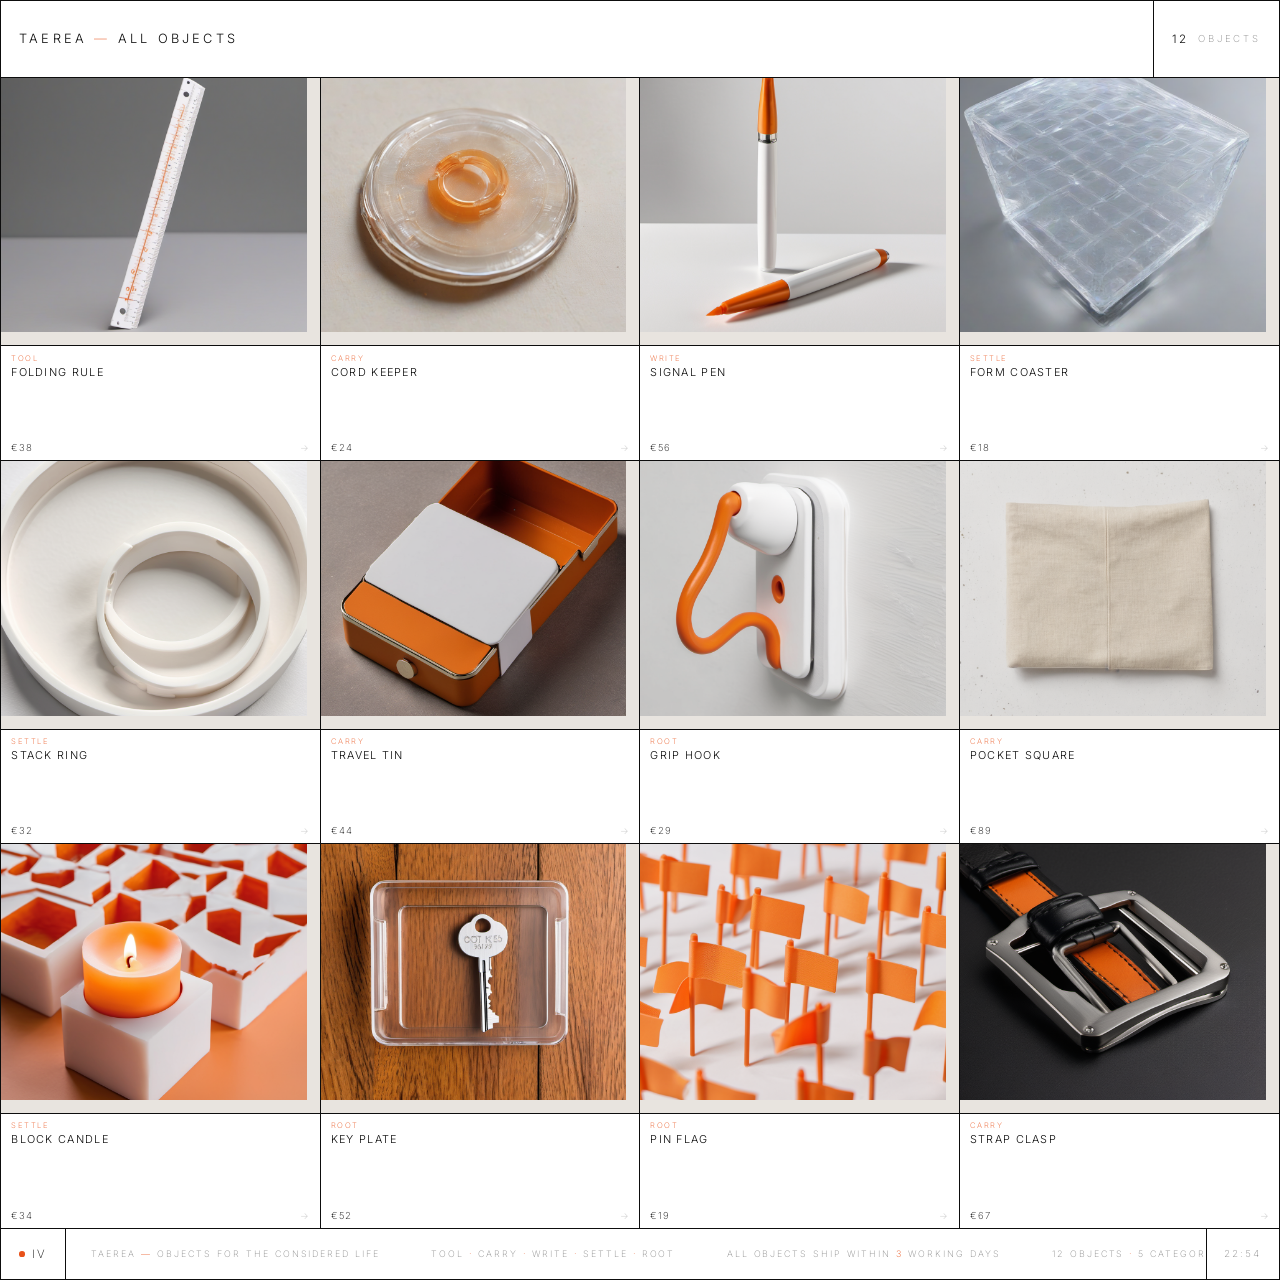
<file: nts.html>
<!DOCTYPE html>
<html lang="de">
<head>
<meta charset="UTF-8">
<meta name="viewport" content="width=device-width, initial-scale=1.0">
<title>Taerea · All Objects</title>
<link href="https://fonts.googleapis.com/css2?family=Inter:wght@200;300&display=swap" rel="stylesheet">
<style>
  *, *::before, *::after {
    box-sizing: border-box;
    margin: 0;
    padding: 0;
  }

  html, body {
    width: 100vw;
    height: 100vw;
    overflow: hidden;
    background: #fff;
    font-family: 'Inter', sans-serif;
    color: #0d0d0d;
    cursor: crosshair;
  }

  .nts-shop {
    width: 100vw;
    height: 100vw;
    display: grid;
    grid-template-columns: 100%;
    grid-template-rows: 6vw 1fr 4vw;
    overflow: hidden;
    border: 1px solid #0d0d0d;
  }

  /* ── HEADER ── */
  .shop-header {
    display: flex;
    align-items: stretch;
    border-bottom: 1px solid #0d0d0d;
  }

  .header-brand {
    display: flex;
    align-items: center;
    padding: 0 1.4vw;
    border-right: 1px solid #0d0d0d;
    flex: 1;
  }

  .header-brand-text {
    font-weight: 300;
    font-size: 1vw;
    letter-spacing: 0.25em;
    text-transform: uppercase;
  }

  .header-brand-text span {
    color: #e8521a;
    font-weight: 200;
  }

  .header-count {
    display: flex;
    align-items: center;
    padding: 0 1.4vw;
    gap: 0.8vw;
    white-space: nowrap;
  }

  .header-count-num {
    font-weight: 300;
    font-size: 0.9vw;
    letter-spacing: 0.15em;
    color: #0d0d0d;
  }

  .header-count-label {
    font-weight: 200;
    font-size: 0.75vw;
    letter-spacing: 0.3em;
    text-transform: uppercase;
    color: #888;
  }

  /* ── PRODUCT GRID ── */
  .product-grid {
    display: grid;
    grid-template-columns: 1fr 1fr 1fr 1fr;
    grid-template-rows: 1fr 1fr 1fr;
    gap: 0;
    overflow: hidden;
    min-width: 0;
    min-height: 0;
  }

  .product-card {
    position: relative;
    display: flex;
    flex-direction: column;
    border-right: 1px solid #0d0d0d;
    border-bottom: 1px solid #0d0d0d;
    cursor: crosshair;
    overflow: hidden;
    opacity: 0;
    transform: scale(0.94);
    min-width: 0;
    min-height: 0;
  }

  .product-card.is-live {
    animation: signal-on 0.35s ease-out forwards;
  }

  @keyframes signal-on {
    0%   { opacity: 0; transform: scale(0.94); }
    60%  { opacity: 1; transform: scale(1.008); }
    100% { opacity: 1; transform: scale(1); }
  }

  .product-card:nth-child(4n) {
    border-right: none;
  }

  .product-card:nth-last-child(-n+4) {
    border-bottom: none;
  }

  /* ── CARD IMAGE ── */
  .card-image {
    flex: 0 0 70%;
    position: relative;
    overflow: hidden;
    background: #e8e4df;
  }

  .card-img,
  .card-placeholder {
    width: 100%;
    height: 100%;
    min-width: 0;
    display: block;
    object-fit: cover;
    transition: filter 0.25s ease;
    animation: kenburns 22s ease-in-out infinite alternate;
  }

  .card-placeholder {
    position: absolute;
    top: 0;
    left: 0;
  }

  .card-img {
    position: relative;
    z-index: 1;
  }

  @keyframes kenburns {
    0%   { transform: scale(1.14); }
    100% { transform: scale(1.17); }
  }

  .product-card:hover .card-img,
  .product-card:hover .card-placeholder {
    filter: brightness(0.88);
  }

  /* ── CARD TEXT ── */
  .card-info {
    flex: 1;
    display: flex;
    flex-direction: column;
    justify-content: space-between;
    padding: 0.6vw 0.8vw 0.55vw;
    border-top: 1px solid #0d0d0d;
  }

  .card-top {
    display: flex;
    flex-direction: column;
    gap: 0.2vw;
  }

  .card-category {
    font-weight: 200;
    font-size: 0.6vw;
    letter-spacing: 0.2em;
    text-transform: uppercase;
    color: #e8521a;
  }

  .card-name {
    font-weight: 300;
    font-size: 0.85vw;
    letter-spacing: 0.12em;
    text-transform: uppercase;
    color: #0d0d0d;
    transition: color 0.2s ease;
    line-height: 1.2;
  }

  .product-card:hover .card-name {
    color: #e8521a;
  }

  .card-bottom {
    display: flex;
    align-items: baseline;
    justify-content: space-between;
  }

  .card-price {
    font-weight: 200;
    font-size: 0.75vw;
    letter-spacing: 0.1em;
    color: #0d0d0d;
  }

  .card-arrow {
    font-weight: 200;
    font-size: 0.7vw;
    color: #bbb;
    letter-spacing: 0;
    transition: color 0.2s ease;
  }

  .product-card:hover .card-arrow {
    color: #e8521a;
  }

  /* ── FOOTER ── */
  .shop-footer {
    display: flex;
    align-items: stretch;
    border-top: 1px solid #0d0d0d;
  }

  .footer-index {
    display: flex;
    align-items: center;
    gap: 0.6vw;
    padding: 0 1.4vw;
    border-right: 1px solid #0d0d0d;
    font-weight: 200;
    font-size: 0.9vw;
    letter-spacing: 0.15em;
    color: #0d0d0d;
    white-space: nowrap;
  }

  .live-dot {
    width: 0.45vw;
    height: 0.45vw;
    border-radius: 50%;
    background: #e8521a;
  }

  .footer-ticker {
    flex: 1;
    overflow: hidden;
    display: flex;
    align-items: center;
    position: relative;
    border-right: 1px solid #0d0d0d;
  }

  .ticker-track {
    display: flex;
    gap: 0;
    white-space: nowrap;
    animation: ticker 28s linear infinite;
  }

  .ticker-segment {
    font-weight: 200;
    font-size: 0.7vw;
    letter-spacing: 0.22em;
    text-transform: uppercase;
    color: #888;
    padding: 0 2vw;
  }

  .ticker-segment .accent {
    color: #e8521a;
  }

  @keyframes ticker {
    0%   { transform: translateX(0); }
    100% { transform: translateX(-50%); }
  }

  .footer-time {
    display: flex;
    align-items: center;
    padding: 0 1.4vw;
    font-weight: 200;
    font-size: 0.75vw;
    letter-spacing: 0.2em;
    color: #888;
    white-space: nowrap;
    font-variant-numeric: tabular-nums;
  }
</style>
</head>
<body>

<div class="nts-shop">

  <!-- HEADER -->
  <header class="shop-header">
    <div class="header-brand">
      <span class="header-brand-text">TAEREA <span>—</span> ALL OBJECTS</span>
    </div>
    <div class="header-count">
      <span class="header-count-num">12</span>
      <span class="header-count-label">Objects</span>
    </div>
  </header>

  <!-- PRODUCT GRID -->
  <main class="product-grid">

    <!-- 01 Folding Rule -->
    <div class="product-card">
      <div class="card-image">
        <svg class="card-placeholder" viewBox="0 0 100 100" xmlns="http://www.w3.org/2000/svg" preserveAspectRatio="xMidYMid slice">
          <rect width="100" height="100" fill="#e8e4df"/>
        </svg>
        <img class="card-img depth-img" data-depth="assets/depth_disp/nts_01_folding_rule_disp.png" src="assets/nts_01_folding_rule.png" alt="Folding Rule"
          onerror="this.style.display='none'">
      </div>
      <div class="card-info">
        <div class="card-top">
          <span class="card-category">Tool</span>
          <span class="card-name">Folding Rule</span>
        </div>
        <div class="card-bottom">
          <span class="card-price">€38</span>
          <span class="card-arrow">→</span>
        </div>
      </div>
    </div>

    <!-- 02 Cord Keeper -->
    <div class="product-card">
      <div class="card-image">
        <svg class="card-placeholder" viewBox="0 0 100 100" xmlns="http://www.w3.org/2000/svg" preserveAspectRatio="xMidYMid slice">
          <rect width="100" height="100" fill="#e8e4df"/>
        </svg>
        <img class="card-img depth-img" data-depth="assets/depth_disp/nts_02_cord_keeper_disp.png" src="assets/nts_02_cord_keeper.png" alt="Cord Keeper"
          onerror="this.style.display='none'">
      </div>
      <div class="card-info">
        <div class="card-top">
          <span class="card-category">Carry</span>
          <span class="card-name">Cord Keeper</span>
        </div>
        <div class="card-bottom">
          <span class="card-price">€24</span>
          <span class="card-arrow">→</span>
        </div>
      </div>
    </div>

    <!-- 03 Signal Pen -->
    <div class="product-card">
      <div class="card-image">
        <svg class="card-placeholder" viewBox="0 0 100 100" xmlns="http://www.w3.org/2000/svg" preserveAspectRatio="xMidYMid slice">
          <rect width="100" height="100" fill="#e8e4df"/>
        </svg>
        <img class="card-img depth-img" data-depth="assets/depth_disp/nts_03_signal_pen_disp.png" src="assets/nts_03_signal_pen.png" alt="Signal Pen"
          onerror="this.style.display='none'">
      </div>
      <div class="card-info">
        <div class="card-top">
          <span class="card-category">Write</span>
          <span class="card-name">Signal Pen</span>
        </div>
        <div class="card-bottom">
          <span class="card-price">€56</span>
          <span class="card-arrow">→</span>
        </div>
      </div>
    </div>

    <!-- 04 Form Coaster -->
    <div class="product-card">
      <div class="card-image">
        <svg class="card-placeholder" viewBox="0 0 100 100" xmlns="http://www.w3.org/2000/svg" preserveAspectRatio="xMidYMid slice">
          <rect width="100" height="100" fill="#e8e4df"/>
        </svg>
        <img class="card-img depth-img" data-depth="assets/depth_disp/nts_04_form_coaster_disp.png" src="assets/nts_04_form_coaster.png" alt="Form Coaster"
          onerror="this.style.display='none'">
      </div>
      <div class="card-info">
        <div class="card-top">
          <span class="card-category">Settle</span>
          <span class="card-name">Form Coaster</span>
        </div>
        <div class="card-bottom">
          <span class="card-price">€18</span>
          <span class="card-arrow">→</span>
        </div>
      </div>
    </div>

    <!-- 05 Stack Ring -->
    <div class="product-card">
      <div class="card-image">
        <svg class="card-placeholder" viewBox="0 0 100 100" xmlns="http://www.w3.org/2000/svg" preserveAspectRatio="xMidYMid slice">
          <rect width="100" height="100" fill="#e8e4df"/>
        </svg>
        <img class="card-img depth-img" data-depth="assets/depth_disp/nts_05_stack_ring_disp.png" src="assets/nts_05_stack_ring.png" alt="Stack Ring"
          onerror="this.style.display='none'">
      </div>
      <div class="card-info">
        <div class="card-top">
          <span class="card-category">Settle</span>
          <span class="card-name">Stack Ring</span>
        </div>
        <div class="card-bottom">
          <span class="card-price">€32</span>
          <span class="card-arrow">→</span>
        </div>
      </div>
    </div>

    <!-- 06 Travel Tin -->
    <div class="product-card">
      <div class="card-image">
        <svg class="card-placeholder" viewBox="0 0 100 100" xmlns="http://www.w3.org/2000/svg" preserveAspectRatio="xMidYMid slice">
          <rect width="100" height="100" fill="#e8e4df"/>
        </svg>
        <img class="card-img depth-img" data-depth="assets/depth_disp/nts_06_travel_tin_disp.png" src="assets/nts_06_travel_tin.png" alt="Travel Tin"
          onerror="this.style.display='none'">
      </div>
      <div class="card-info">
        <div class="card-top">
          <span class="card-category">Carry</span>
          <span class="card-name">Travel Tin</span>
        </div>
        <div class="card-bottom">
          <span class="card-price">€44</span>
          <span class="card-arrow">→</span>
        </div>
      </div>
    </div>

    <!-- 07 Grip Hook -->
    <div class="product-card">
      <div class="card-image">
        <svg class="card-placeholder" viewBox="0 0 100 100" xmlns="http://www.w3.org/2000/svg" preserveAspectRatio="xMidYMid slice">
          <rect width="100" height="100" fill="#e8e4df"/>
        </svg>
        <img class="card-img depth-img" data-depth="assets/depth_disp/nts_07_grip_hook_disp.png" src="assets/nts_07_grip_hook.png" alt="Grip Hook"
          onerror="this.style.display='none'">
      </div>
      <div class="card-info">
        <div class="card-top">
          <span class="card-category">Root</span>
          <span class="card-name">Grip Hook</span>
        </div>
        <div class="card-bottom">
          <span class="card-price">€29</span>
          <span class="card-arrow">→</span>
        </div>
      </div>
    </div>

    <!-- 08 Pocket Square -->
    <div class="product-card">
      <div class="card-image">
        <svg class="card-placeholder" viewBox="0 0 100 100" xmlns="http://www.w3.org/2000/svg" preserveAspectRatio="xMidYMid slice">
          <rect width="100" height="100" fill="#e8e4df"/>
        </svg>
        <img class="card-img depth-img" data-depth="assets/depth_disp/nts_08_pocket_square_disp.png" src="assets/nts_08_pocket_square.png" alt="Pocket Square"
          onerror="this.style.display='none'">
      </div>
      <div class="card-info">
        <div class="card-top">
          <span class="card-category">Carry</span>
          <span class="card-name">Pocket Square</span>
        </div>
        <div class="card-bottom">
          <span class="card-price">€89</span>
          <span class="card-arrow">→</span>
        </div>
      </div>
    </div>

    <!-- 09 Block Candle -->
    <div class="product-card">
      <div class="card-image">
        <svg class="card-placeholder" viewBox="0 0 100 100" xmlns="http://www.w3.org/2000/svg" preserveAspectRatio="xMidYMid slice">
          <rect width="100" height="100" fill="#e8e4df"/>
        </svg>
        <img class="card-img depth-img" data-depth="assets/depth_disp/nts_09_block_candle_disp.png" src="assets/nts_09_block_candle.png" alt="Block Candle"
          onerror="this.style.display='none'">
      </div>
      <div class="card-info">
        <div class="card-top">
          <span class="card-category">Settle</span>
          <span class="card-name">Block Candle</span>
        </div>
        <div class="card-bottom">
          <span class="card-price">€34</span>
          <span class="card-arrow">→</span>
        </div>
      </div>
    </div>

    <!-- 10 Key Plate -->
    <div class="product-card">
      <div class="card-image">
        <svg class="card-placeholder" viewBox="0 0 100 100" xmlns="http://www.w3.org/2000/svg" preserveAspectRatio="xMidYMid slice">
          <rect width="100" height="100" fill="#e8e4df"/>
        </svg>
        <img class="card-img depth-img" data-depth="assets/depth_disp/nts_10_key_plate_disp.png" src="assets/nts_10_key_plate.png" alt="Key Plate"
          onerror="this.style.display='none'">
      </div>
      <div class="card-info">
        <div class="card-top">
          <span class="card-category">Root</span>
          <span class="card-name">Key Plate</span>
        </div>
        <div class="card-bottom">
          <span class="card-price">€52</span>
          <span class="card-arrow">→</span>
        </div>
      </div>
    </div>

    <!-- 11 Pin Flag -->
    <div class="product-card">
      <div class="card-image">
        <svg class="card-placeholder" viewBox="0 0 100 100" xmlns="http://www.w3.org/2000/svg" preserveAspectRatio="xMidYMid slice">
          <rect width="100" height="100" fill="#e8e4df"/>
        </svg>
        <img class="card-img depth-img" data-depth="assets/depth_disp/nts_11_pin_flag_disp.png" src="assets/nts_11_pin_flag.png" alt="Pin Flag"
          onerror="this.style.display='none'">
      </div>
      <div class="card-info">
        <div class="card-top">
          <span class="card-category">Root</span>
          <span class="card-name">Pin Flag</span>
        </div>
        <div class="card-bottom">
          <span class="card-price">€19</span>
          <span class="card-arrow">→</span>
        </div>
      </div>
    </div>

    <!-- 12 Strap Clasp -->
    <div class="product-card">
      <div class="card-image">
        <svg class="card-placeholder" viewBox="0 0 100 100" xmlns="http://www.w3.org/2000/svg" preserveAspectRatio="xMidYMid slice">
          <rect width="100" height="100" fill="#e8e4df"/>
        </svg>
        <img class="card-img depth-img" data-depth="assets/depth_disp/nts_12_strap_clasp_disp.png" src="assets/nts_12_strap_clasp.png" alt="Strap Clasp"
          onerror="this.style.display='none'">
      </div>
      <div class="card-info">
        <div class="card-top">
          <span class="card-category">Carry</span>
          <span class="card-name">Strap Clasp</span>
        </div>
        <div class="card-bottom">
          <span class="card-price">€67</span>
          <span class="card-arrow">→</span>
        </div>
      </div>
    </div>

  </main>

  <!-- FOOTER -->
  <footer class="shop-footer">
    <div class="footer-index"><span class="live-dot"></span>IV</div>
    <div class="footer-ticker">
      <div class="ticker-track">
        <span class="ticker-segment">Taerea <span class="accent">—</span> Objects for the considered life</span>
        <span class="ticker-segment">Tool <span class="accent">·</span> Carry <span class="accent">·</span> Write <span class="accent">·</span> Settle <span class="accent">·</span> Root</span>
        <span class="ticker-segment">All objects ship within <span class="accent">3</span> working days</span>
        <span class="ticker-segment">12 objects <span class="accent">·</span> 5 categories <span class="accent">·</span> 1 system</span>
        <span class="ticker-segment">Taerea <span class="accent">—</span> Objects for the considered life</span>
        <span class="ticker-segment">Tool <span class="accent">·</span> Carry <span class="accent">·</span> Write <span class="accent">·</span> Settle <span class="accent">·</span> Root</span>
        <span class="ticker-segment">All objects ship within <span class="accent">3</span> working days</span>
        <span class="ticker-segment">12 objects <span class="accent">·</span> 5 categories <span class="accent">·</span> 1 system</span>
      </div>
    </div>
    <div class="footer-time" id="footer-time">—</div>
  </footer>

</div>

<script>
  function updateTime() {
    const now = new Date();
    const h = String(now.getHours()).padStart(2, '0');
    const m = String(now.getMinutes()).padStart(2, '0');
    document.getElementById('footer-time').textContent = h + ':' + m;
  }
  updateTime();
  setInterval(updateTime, 30000);

  // Broadcast signal-on: diagonal wave stagger across the 4x3 grid
  (function () {
    const COLS = 4;
    const cards = document.querySelectorAll('.product-card');
    cards.forEach(function (card, i) {
      const row = Math.floor(i / COLS);
      const col = i % COLS;
      const delay = (row + col) * 50; // ms, diagonal wave
      setTimeout(function () {
        card.classList.add('is-live');
      }, delay);
    });
  })();
</script>

<script src="assets/depth_parallax.js"></script>
<script>
  window.initDepthParallax();
</script>

</body>
</html>
</file>
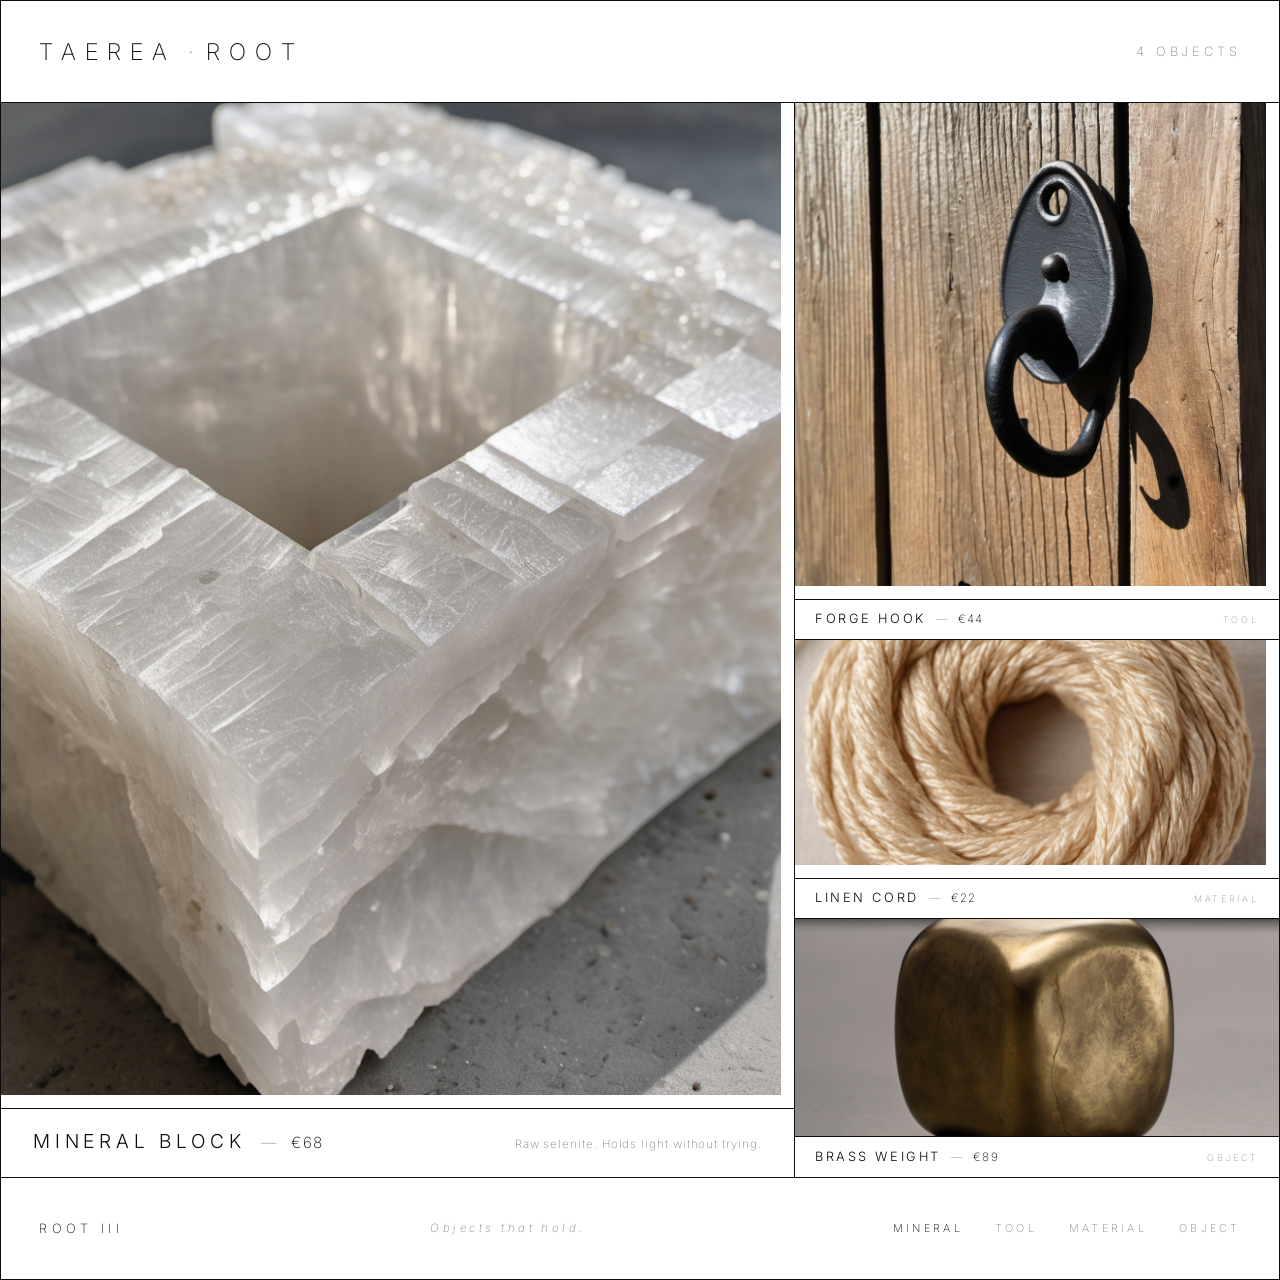
<file: root.html>
<!DOCTYPE html>
<html lang="de">
<head>
<meta charset="UTF-8">
<meta name="viewport" content="width=device-width, initial-scale=1.0">
<title>Taerea · Root</title>
<link href="https://fonts.googleapis.com/css2?family=Inter:wght@200;300&display=swap" rel="stylesheet">
<style>
  *, *::before, *::after {
    box-sizing: border-box;
    margin: 0;
    padding: 0;
  }

  html, body {
    width: 100vw;
    height: 100vw;
    overflow: hidden;
    background: #fff;
    font-family: 'Inter', sans-serif;
    color: #0d0d0d;
  }

  .root-shop {
    width: 100vw;
    height: 100vw;
    display: grid;
    grid-template-columns: 100%;
    grid-template-rows: 8vw 1fr 8vw;
    overflow: hidden;
    border: 1px solid #0d0d0d;
  }

  /* ── HEADER ── */
  .shop-header {
    display: flex;
    align-items: center;
    justify-content: space-between;
    padding: 0 3vw;
    border-bottom: 1px solid #0d0d0d;
  }

  .brand {
    font-weight: 200;
    font-size: 1.8vw;
    letter-spacing: 0.4em;
    text-transform: uppercase;
  }

  .accent-dot {
    color: #9b8ea0;
    font-size: 1.8vw;
    font-weight: 200;
    margin: 0 0.6vw;
  }

  .category {
    font-weight: 200;
    font-size: 1.8vw;
    letter-spacing: 0.4em;
    text-transform: uppercase;
  }

  .header-right {
    font-weight: 200;
    font-size: 1vw;
    letter-spacing: 0.3em;
    text-transform: uppercase;
    color: #888;
  }

  /* ── ASYMMETRIC HERO GRID ── */
  .product-grid {
    display: grid;
    grid-template-columns: 62vw 1fr;
    grid-template-rows: 1fr;
    gap: 0;
    overflow: hidden;
  }

  /* ── HERO CARD (left, full height) ── */
  .card-hero {
    position: relative;
    border-right: 1px solid #0d0d0d;
    cursor: crosshair;
    overflow: hidden;
    display: flex;
    flex-direction: column;
  }

  .card-img-wrap {
    flex: 1 1 0;
    position: relative;
    overflow: hidden;
  }

  /* ── ROOT GLOW: faint accent light rising from the base ── */
  .card-img-wrap::after {
    content: '';
    position: absolute;
    left: 0;
    right: 0;
    bottom: 0;
    height: 60%;
    background: radial-gradient(ellipse at 50% 100%, rgba(155, 142, 160, 0.35) 0%, rgba(155, 142, 160, 0) 70%);
    opacity: 0;
    transition: opacity 0.6s ease;
    pointer-events: none;
    z-index: 1;
  }

  .card-hero:hover .card-img-wrap::after,
  .card-small:hover .card-img-wrap::after {
    opacity: 1;
  }

  .card-img {
    width: 100%;
    height: 100%;
    object-fit: cover;
    display: block;
    transition: filter 0.4s ease;
    animation: ken-burns-hero 26s ease-in-out infinite alternate;
  }

  .card-hero:hover .card-img {
    filter: brightness(0.85);
  }

  .card-overlay {
    position: absolute;
    inset: 0;
    display: flex;
    align-items: center;
    justify-content: center;
    opacity: 0;
    transition: opacity 0.4s ease;
    z-index: 2;
  }

  .card-hero:hover .card-overlay {
    opacity: 1;
  }

  @keyframes ken-burns-hero {
    from { transform: scale(1.14); }
    to   { transform: scale(1.18); }
  }

  @keyframes card-enter {
    from {
      opacity: 0;
      transform: translateY(1.4vw);
    }
    to {
      opacity: 1;
      transform: translateY(0);
    }
  }

  .card-hero,
  .card-small {
    opacity: 0;
    animation: card-enter 0.9s cubic-bezier(0.16, 1, 0.3, 1) forwards;
  }

  .card-hero {
    animation-delay: 0ms;
  }

  .card-stack .card-small:nth-child(1) { animation-delay: 100ms; }
  .card-stack .card-small:nth-child(2) { animation-delay: 200ms; }
  .card-stack .card-small:nth-child(3) { animation-delay: 300ms; }

  .overlay-label {
    color: #9b8ea0;
    font-weight: 200;
    font-size: 1.1vw;
    letter-spacing: 0.4em;
    text-transform: uppercase;
  }

  /* Hero meta: outside card, below image, on white */
  .card-hero .card-meta-ext {
    flex: 0 0 auto;
    padding: 1.6vw 2.5vw 1.8vw;
    display: flex;
    align-items: baseline;
    gap: 1.2vw;
    border-top: 1px solid #0d0d0d;
  }

  .product-name {
    font-weight: 300;
    font-size: 1.5vw;
    letter-spacing: 0.25em;
    text-transform: uppercase;
    transition: color 0.4s ease;
  }

  .meta-sep {
    font-weight: 200;
    font-size: 1.2vw;
    color: #9b8ea0;
    flex-shrink: 0;
  }

  .product-price {
    font-weight: 200;
    font-size: 1.2vw;
    letter-spacing: 0.1em;
    transition: color 0.4s ease;
    flex-shrink: 0;
  }

  .product-desc {
    font-weight: 200;
    font-size: 0.9vw;
    letter-spacing: 0.08em;
    color: #888;
    line-height: 1.5;
    margin-left: auto;
    transition: color 0.4s ease;
  }

  .card-hero:hover .product-name,
  .card-hero:hover .product-price {
    color: #9b8ea0;
  }

  .card-hero:hover .product-desc {
    color: #9b8ea0;
    opacity: 0.7;
  }

  /* ── RIGHT COLUMN (three stacked cards) ── */
  .card-stack {
    display: flex;
    flex-direction: column;
    overflow: hidden;
  }

  /* top: 2:3 portrait — tallest */
  .card-small:nth-child(1) {
    flex: 0 0 50%;
  }

  /* middle: 1:1 square */
  .card-small:nth-child(2) {
    flex: 0 0 26%;
  }

  /* bottom: 16:9 landscape — flattest */
  .card-small:nth-child(3) {
    flex: 1 1 0;
  }

  .card-small {
    position: relative;
    border-bottom: 1px solid #0d0d0d;
    cursor: crosshair;
    overflow: hidden;
    display: flex;
    flex-direction: column;
  }

  .card-small:last-child {
    border-bottom: none;
  }

  .card-small .card-img-wrap {
    flex: 1 1 0;
    position: relative;
    overflow: hidden;
  }

  .card-small .card-img {
    width: 100%;
    height: 100%;
    object-fit: cover;
    display: block;
    transition: filter 0.4s ease;
    animation: ken-burns-small 22s ease-in-out infinite alternate;
  }

  .card-small:nth-child(2) .card-img {
    animation-duration: 24s;
  }

  .card-small:nth-child(3) .card-img {
    animation-duration: 20s;
  }

  .card-small:hover .card-img {
    filter: brightness(0.85);
  }

  @keyframes ken-burns-small {
    from { transform: scale(1.14); }
    to   { transform: scale(1.17); }
  }

  .card-small:hover .card-overlay {
    opacity: 1;
  }

  /* Small card meta: below image on white strip */
  .card-small .card-meta-ext {
    flex: 0 0 auto;
    padding: 0.9vw 1.6vw 1vw;
    display: flex;
    align-items: baseline;
    gap: 0.8vw;
    border-top: 1px solid #0d0d0d;
  }

  .card-small .product-name {
    font-size: 1vw;
    letter-spacing: 0.2em;
  }

  .card-small .meta-sep {
    font-size: 0.9vw;
  }

  .card-small .product-price {
    font-size: 0.9vw;
  }

  .product-category {
    margin-left: auto;
    font-weight: 200;
    font-size: 0.7vw;
    letter-spacing: 0.3em;
    text-transform: uppercase;
    color: #9b8ea0;
    flex-shrink: 0;
  }

  .card-small:hover .product-name,
  .card-small:hover .product-price {
    color: #9b8ea0;
  }

  .card-small:active,
  .card-hero:active {
    opacity: 0.7;
  }

  /* ── FOOTER ── */
  .shop-footer {
    display: flex;
    align-items: center;
    justify-content: space-between;
    padding: 0 3vw;
    border-top: 1px solid #0d0d0d;
  }

  .footer-left {
    font-weight: 200;
    font-size: 1vw;
    letter-spacing: 0.35em;
    text-transform: uppercase;
  }

  .tagline {
    font-weight: 200;
    font-size: 0.9vw;
    letter-spacing: 0.3em;
    font-style: italic;
    color: #888;
  }

  .footer-nav {
    display: flex;
    align-items: center;
    gap: 2.5vw;
  }

  .footer-nav-item {
    font-weight: 200;
    font-size: 0.85vw;
    letter-spacing: 0.3em;
    text-transform: uppercase;
    color: #888;
    cursor: crosshair;
    transition: color 0.4s ease;
    text-decoration: none;
  }

  .footer-nav-item:hover {
    color: #9b8ea0;
  }

  .footer-nav-item.active {
    color: #0d0d0d;
  }
</style>
</head>
<body>

<div class="root-shop">

  <header class="shop-header">
    <div>
      <span class="brand">Taerea</span>
      <span class="accent-dot">·</span>
      <span class="category">Root</span>
    </div>
    <span class="header-right">4 Objects</span>
  </header>

  <main class="product-grid">

    <!-- HERO: Mineral Block -->
    <article class="card-hero">
      <div class="card-img-wrap">
        <img class="card-img depth-img" data-depth="assets/depth_disp/root_product_1_disp.png" src="assets/root_product_1.png" alt="Mineral Block"
          onerror="this.style.display='none';this.parentNode.insertAdjacentHTML('beforeend','<svg style=\'width:100%;height:100%;display:block\' viewBox=\'0 0 100 100\' preserveAspectRatio=\'none\' xmlns=\'http://www.w3.org/2000/svg\'><rect width=\'100\' height=\'100\' fill=\'#d4cdd8\'/></svg>')">
        <div class="card-overlay">
          <span class="overlay-label">View Object</span>
        </div>
      </div>
      <div class="card-meta-ext">
        <span class="product-name">Mineral Block</span>
        <span class="meta-sep">—</span>
        <span class="product-price">€68</span>
        <span class="product-desc">Raw selenite. Holds light without trying.</span>
      </div>
    </article>

    <!-- RIGHT STACK -->
    <div class="card-stack">

      <!-- Forge Hook: 2:3 portrait top -->
      <article class="card-small">
        <div class="card-img-wrap">
          <img class="card-img depth-img" data-depth="assets/depth_disp/root_product_2_disp.png" src="assets/root_product_2.png" alt="Forge Hook"
            onerror="this.style.display='none';this.parentNode.insertAdjacentHTML('beforeend','<svg style=\'width:100%;height:100%;display:block\' viewBox=\'0 0 100 100\' preserveAspectRatio=\'none\' xmlns=\'http://www.w3.org/2000/svg\'><rect width=\'100\' height=\'100\' fill=\'#2e2c30\'/></svg>')">
          <div class="card-overlay">
            <span class="overlay-label">View Object</span>
          </div>
        </div>
        <div class="card-meta-ext">
          <span class="product-name">Forge Hook</span>
          <span class="meta-sep">—</span>
          <span class="product-price">€44</span>
          <span class="product-category">Tool</span>
        </div>
      </article>

      <!-- Linen Cord: 1:1 square middle -->
      <article class="card-small">
        <div class="card-img-wrap">
          <img class="card-img depth-img" data-depth="assets/depth_disp/root_product_3_disp.png" src="assets/root_product_3.png" alt="Linen Cord"
            onerror="this.style.display='none';this.parentNode.insertAdjacentHTML('beforeend','<svg style=\'width:100%;height:100%;display:block\' viewBox=\'0 0 100 100\' preserveAspectRatio=\'none\' xmlns=\'http://www.w3.org/2000/svg\'><rect width=\'100\' height=\'100\' fill=\'#c8bb9e\'/></svg>')">
          <div class="card-overlay">
            <span class="overlay-label">View Object</span>
          </div>
        </div>
        <div class="card-meta-ext">
          <span class="product-name">Linen Cord</span>
          <span class="meta-sep">—</span>
          <span class="product-price">€22</span>
          <span class="product-category">Material</span>
        </div>
      </article>

      <!-- Brass Weight: 16:9 landscape bottom -->
      <article class="card-small">
        <div class="card-img-wrap">
          <img class="card-img" src="assets/root_product_4.png" alt="Brass Weight"
            onerror="this.style.display='none';this.parentNode.insertAdjacentHTML('beforeend','<svg style=\'width:100%;height:100%;display:block\' viewBox=\'0 0 100 100\' preserveAspectRatio=\'none\' xmlns=\'http://www.w3.org/2000/svg\'><rect width=\'100\' height=\'100\' fill=\'#b8952a\'/></svg>')">
          <div class="card-overlay">
            <span class="overlay-label">View Object</span>
          </div>
        </div>
        <div class="card-meta-ext">
          <span class="product-name">Brass Weight</span>
          <span class="meta-sep">—</span>
          <span class="product-price">€89</span>
          <span class="product-category">Object</span>
        </div>
      </article>

    </div>

  </main>

  <footer class="shop-footer">
    <span class="footer-left">Root III</span>
    <span class="tagline">Objects that hold.</span>
    <nav class="footer-nav">
      <a class="footer-nav-item active" href="#">Mineral</a>
      <a class="footer-nav-item" href="#">Tool</a>
      <a class="footer-nav-item" href="#">Material</a>
      <a class="footer-nav-item" href="#">Object</a>
    </nav>
  </footer>

</div>

<script src="assets/depth_parallax.js"></script>
<script>
  window.initDepthParallax();
</script>

</body>
</html>
</file>
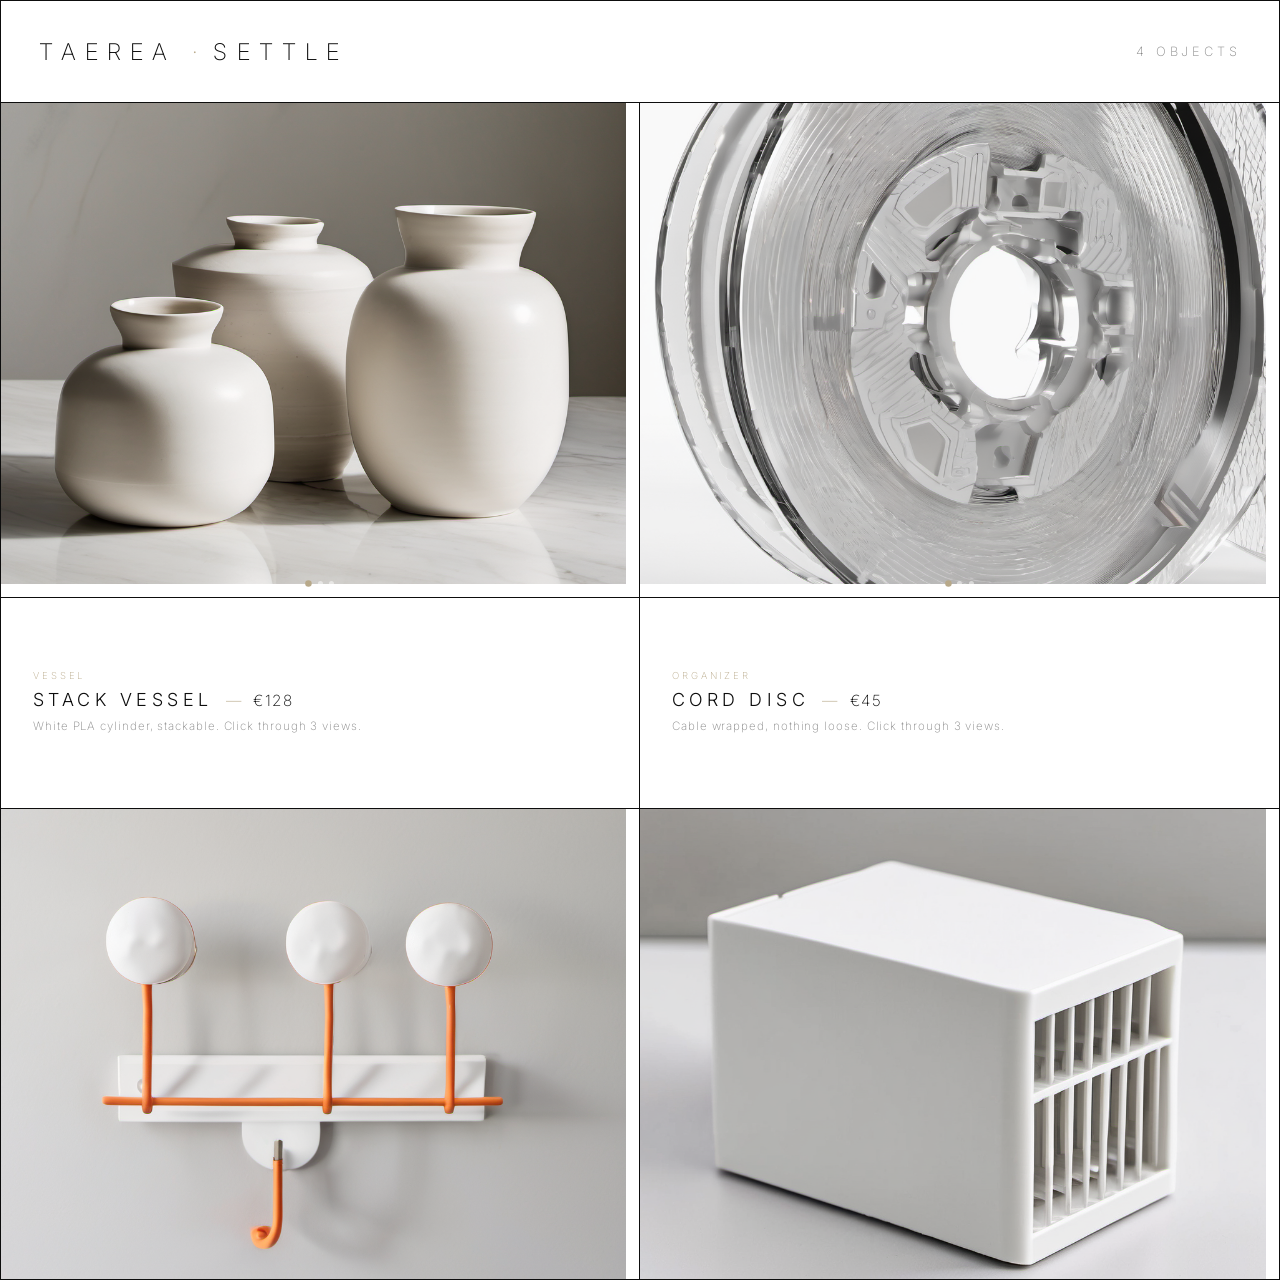
<file: settle.html>
<!DOCTYPE html>
<html lang="de">
<head>
<meta charset="UTF-8">
<meta name="viewport" content="width=device-width, initial-scale=1.0">
<title>Taerea · Settle</title>
<link href="https://fonts.googleapis.com/css2?family=Inter:wght@200;300&display=swap" rel="stylesheet">
<style>
  *, *::before, *::after {
    box-sizing: border-box;
    margin: 0;
    padding: 0;
  }

  html, body {
    width: 100vw;
    height: 100vw;
    overflow: hidden;
    background: #fff;
    font-family: 'Inter', sans-serif;
    color: #0d0d0d;
  }

  .settle-shop {
    width: 100vw;
    height: 100vw;
    display: grid;
    grid-template-columns: 100%;
    grid-template-rows: 8vw 1fr 8vw;
    overflow: hidden;
    border: 1px solid #0d0d0d;
  }

  /* ── HEADER ── */
  .shop-header {
    display: flex;
    align-items: center;
    justify-content: space-between;
    padding: 0 3vw;
    border-bottom: 1px solid #0d0d0d;
  }

  .header-left {
    display: flex;
    align-items: center;
    gap: 1.2vw;
  }

  .brand {
    font-weight: 200;
    font-size: 1.8vw;
    letter-spacing: 0.4em;
    text-transform: uppercase;
  }

  .accent-dot {
    color: #b8a98a;
    font-size: 1.8vw;
    font-weight: 200;
  }

  .category {
    font-weight: 200;
    font-size: 1.8vw;
    letter-spacing: 0.4em;
    text-transform: uppercase;
  }

  .header-right {
    font-weight: 200;
    font-size: 1vw;
    letter-spacing: 0.3em;
    text-transform: uppercase;
    color: #888;
  }

  /* ── PRODUCT GRID ── */
  .product-grid {
    display: grid;
    grid-template-columns: 1fr 1fr;
    grid-template-rows: 1fr 1fr;
    gap: 0;
  }

  .product-card {
    position: relative;
    display: flex;
    flex-direction: column;
    border-right: 1px solid #0d0d0d;
    border-bottom: 1px solid #0d0d0d;
    cursor: crosshair;
    overflow: hidden;
    transition: box-shadow 0.4s ease;
    opacity: 0;
    transform: translateY(1.2vw);
    animation: cardEnter 0.8s ease forwards;
  }

  .product-card:nth-child(1) { animation-delay: 0ms; }
  .product-card:nth-child(2) { animation-delay: 80ms; }
  .product-card:nth-child(3) { animation-delay: 160ms; }
  .product-card:nth-child(4) { animation-delay: 240ms; }

  @keyframes cardEnter {
    from {
      opacity: 0;
      transform: translateY(1.2vw);
    }
    to {
      opacity: 1;
      transform: translateY(0);
    }
  }

  .product-card:nth-child(2),
  .product-card:nth-child(4) {
    border-right: none;
  }

  .product-card:nth-child(3),
  .product-card:nth-child(4) {
    border-bottom: none;
  }

  /* ── CARD IMAGE ── */
  .card-image {
    flex: 0 0 70%;
    position: relative;
    overflow: hidden;
  }

  .view-dots {
    position: absolute;
    bottom: 0.8vw;
    left: 50%;
    transform: translateX(-50%);
    display: flex;
    gap: 0.5vw;
    z-index: 2;
  }

  .view-dot {
    width: 0.4vw;
    height: 0.4vw;
    border-radius: 50%;
    background: rgba(255,255,255,0.5);
    transition: background 0.25s ease, transform 0.25s ease;
  }

  .view-dot.active {
    background: #b8a98a;
    transform: scale(1.3);
  }

  .card-placeholder {
    width: 100%;
    height: 100%;
    transition: filter 0.4s ease;
    animation: kenBurns 26s ease-in-out infinite alternate;
  }

  .card-img {
    width: 100%;
    height: 100%;
    object-fit: cover;
    display: block;
    transition: filter 0.4s ease;
    animation: kenBurns 26s ease-in-out infinite alternate;
  }

  .product-card:nth-child(2) .card-img,
  .product-card:nth-child(2) .card-placeholder {
    animation-duration: 22s;
  }

  .product-card:nth-child(3) .card-img,
  .product-card:nth-child(3) .card-placeholder {
    animation-duration: 30s;
  }

  .product-card:nth-child(4) .card-img,
  .product-card:nth-child(4) .card-placeholder {
    animation-duration: 24s;
  }

  @keyframes kenBurns {
    from { transform: scale(1.14); }
    to { transform: scale(1.18); }
  }

  .card-overlay {
    position: absolute;
    inset: 0;
    display: flex;
    align-items: center;
    justify-content: center;
    opacity: 0;
    transition: opacity 0.4s ease;
    background: transparent;
  }

  .overlay-label {
    color: #b8a98a;
    font-weight: 200;
    font-size: 1vw;
    letter-spacing: 0.35em;
    text-transform: uppercase;
    transform: translateY(0.4vw);
    opacity: 0;
    transition: transform 0.4s ease, opacity 0.4s ease;
  }

  .product-card:hover .overlay-label {
    transform: translateY(0);
    opacity: 1;
  }

  /* ── CARD META ── */
  .card-meta {
    flex: 0 0 30%;
    display: flex;
    flex-direction: column;
    justify-content: center;
    padding: 0 2.5vw;
    gap: 0.6vw;
    border-top: 1px solid #0d0d0d;
  }

  .card-meta-row {
    display: flex;
    align-items: baseline;
    gap: 1vw;
  }

  .product-name {
    font-weight: 300;
    font-size: 1.4vw;
    letter-spacing: 0.25em;
    text-transform: uppercase;
    transition: color 0.4s ease, transform 0.4s ease;
  }

  .meta-sep {
    font-weight: 200;
    font-size: 1.2vw;
    color: #b8a98a;
    flex-shrink: 0;
  }

  .product-price {
    font-weight: 200;
    font-size: 1.2vw;
    letter-spacing: 0.1em;
    transition: color 0.4s ease, transform 0.4s ease;
    flex-shrink: 0;
  }

  .product-desc {
    font-weight: 200;
    font-size: 0.9vw;
    letter-spacing: 0.08em;
    color: #888;
    transition: color 0.4s ease, opacity 0.4s ease, transform 0.4s ease;
    line-height: 1.5;
  }

  .product-card:hover .product-name {
    transform: translateX(-0.3vw);
  }

  .product-card:hover .product-price {
    transform: translateX(0.3vw);
  }

  .product-card:hover .product-desc {
    transform: translateY(-0.15vw);
  }

  .product-category {
    font-weight: 200;
    font-size: 0.75vw;
    letter-spacing: 0.3em;
    text-transform: uppercase;
    color: #b8a98a;
  }

  /* ── HOVER STATES ── */
  .product-card:hover .card-placeholder,
  .product-card:hover .card-img {
    filter: brightness(0.88);
  }

  .product-card:hover .card-overlay {
    opacity: 1;
  }

  .product-card:hover .product-name {
    color: #b8a98a;
  }

  .product-card:hover .product-price {
    color: #b8a98a;
  }

  .product-card:hover .product-desc {
    color: #b8a98a;
    opacity: 0.7;
  }

  .product-card:active {
    opacity: 0.7;
  }

  /* ── FOOTER ── */
  .shop-footer {
    display: flex;
    align-items: center;
    justify-content: space-between;
    padding: 0 3vw;
    border-top: 1px solid #0d0d0d;
  }

  .footer-left {
    font-weight: 200;
    font-size: 1vw;
    letter-spacing: 0.35em;
    text-transform: uppercase;
  }

  .footer-nav {
    display: flex;
    align-items: center;
    gap: 2.5vw;
  }

  .footer-nav-item {
    font-weight: 200;
    font-size: 0.85vw;
    letter-spacing: 0.3em;
    text-transform: uppercase;
    color: #888;
    cursor: crosshair;
    transition: color 0.4s ease;
    text-decoration: none;
  }

  .footer-nav-item:hover {
    color: #b8a98a;
  }

  .footer-nav-item.active {
    color: #0d0d0d;
  }

  .tagline {
    font-weight: 200;
    font-size: 0.9vw;
    letter-spacing: 0.3em;
    font-style: italic;
    color: #888;
  }
</style>
</head>
<body>

<div class="settle-shop">

  <header class="shop-header">
    <div class="header-left">
      <span class="brand">Taerea</span>
      <span class="accent-dot">·</span>
      <span class="category">Settle</span>
    </div>
    <span class="header-right">4 Objects</span>
  </header>

  <main class="product-grid">

    <article class="product-card">
      <div class="card-image">
        <img class="card-img depth-img views-img" data-depth="assets/depth_disp/b6_vessel_c_disp.png" data-views="assets/catalog/b6_vessel_a.png,assets/catalog/b6_vessel_b.png,assets/catalog/b6_vessel_c.png" src="assets/catalog/b6_vessel_c.png" alt="Stack Vessel"
          onerror="this.style.display='none';this.nextElementSibling.style.display='block';">
        <svg class="card-placeholder" viewBox="0 0 100 100" preserveAspectRatio="none" xmlns="http://www.w3.org/2000/svg" style="display:none;">
          <rect width="100" height="100" fill="#C4BDB4"/>
        </svg>
        <div class="card-overlay">
          <span class="overlay-label">View Object</span>
        </div>
      </div>
      <div class="card-meta">
        <span class="product-category">Vessel</span>
        <div class="card-meta-row">
          <span class="product-name">Stack Vessel</span>
          <span class="meta-sep">—</span>
          <span class="product-price">€128</span>
        </div>
        <span class="product-desc">White PLA cylinder, stackable. Click through 3 views.</span>
      </div>
    </article>

    <article class="product-card">
      <div class="card-image">
        <img class="card-img depth-img views-img" data-depth="assets/depth_disp/b1_cord_disc_b_disp.png" data-views="assets/catalog/b1_cord_disc_a.png,assets/catalog/b1_cord_disc_b.png,assets/catalog/b1_cord_disc_c.png" src="assets/catalog/b1_cord_disc_b.png" alt="Cord Disc"
          onerror="this.style.display='none';this.nextElementSibling.style.display='block';">
        <svg class="card-placeholder" viewBox="0 0 100 100" preserveAspectRatio="none" xmlns="http://www.w3.org/2000/svg" style="display:none;">
          <rect width="100" height="100" fill="#E8E0D5"/>
        </svg>
        <div class="card-overlay">
          <span class="overlay-label">View Object</span>
        </div>
      </div>
      <div class="card-meta">
        <span class="product-category">Organizer</span>
        <div class="card-meta-row">
          <span class="product-name">Cord Disc</span>
          <span class="meta-sep">—</span>
          <span class="product-price">€45</span>
        </div>
        <span class="product-desc">Cable wrapped, nothing loose. Click through 3 views.</span>
      </div>
    </article>

    <article class="product-card">
      <div class="card-image">
        <img class="card-img depth-img views-img" data-depth="assets/depth_disp/b4_hook_a_disp.png" data-views="assets/catalog/b4_hook_a.png,assets/catalog/b4_hook_b.png,assets/catalog/b4_hook_c.png" src="assets/catalog/b4_hook_a.png" alt="Hook"
          onerror="this.style.display='none';this.nextElementSibling.style.display='block';">
        <svg class="card-placeholder" viewBox="0 0 100 100" preserveAspectRatio="none" xmlns="http://www.w3.org/2000/svg" style="display:none;">
          <rect width="100" height="100" fill="#B8A070"/>
        </svg>
        <div class="card-overlay">
          <span class="overlay-label">View Object</span>
        </div>
      </div>
      <div class="card-meta">
        <span class="product-category">Fixture</span>
        <div class="card-meta-row">
          <span class="product-name">Hook</span>
          <span class="meta-sep">—</span>
          <span class="product-price">€38</span>
        </div>
        <span class="product-desc">Single point, orange grip. Click through 3 views.</span>
      </div>
    </article>

    <article class="product-card">
      <div class="card-image">
        <img class="card-img depth-img views-img" data-depth="assets/depth_disp/c_travel_block_objekt_disp.png" data-views="assets/catalog/c_travel_block_objekt.png,assets/catalog/c_travel_block_material.png,assets/catalog/c_travel_block_moment.png" src="assets/catalog/c_travel_block_objekt.png" alt="Travel Block"
          onerror="this.style.display='none';this.nextElementSibling.style.display='block';">
        <svg class="card-placeholder" viewBox="0 0 100 100" preserveAspectRatio="none" xmlns="http://www.w3.org/2000/svg" style="display:none;">
          <rect width="100" height="100" fill="#D6CAB8"/>
        </svg>
        <div class="card-overlay">
          <span class="overlay-label">View Object</span>
        </div>
      </div>
      <div class="card-meta">
        <span class="product-category">Surface</span>
        <div class="card-meta-row">
          <span class="product-name">Travel Block</span>
          <span class="meta-sep">—</span>
          <span class="product-price">€92</span>
        </div>
        <span class="product-desc">Solid form, cable-ready. Click through 3 views.</span>
      </div>
    </article>

  </main>

  <footer class="shop-footer">
    <span class="footer-left">Settle I</span>
    <span class="tagline">Objects that stay.</span>
    <nav class="footer-nav">
      <a class="footer-nav-item active" href="#">Vessel</a>
      <a class="footer-nav-item" href="#">Organizer</a>
      <a class="footer-nav-item" href="#">Fixture</a>
      <a class="footer-nav-item" href="#">Surface</a>
    </nav>
  </footer>

</div>

<script src="assets/depth_parallax.js"></script>
<script src="assets/product_views.js"></script>
<script>
  window.initProductViews();
  window.initDepthParallax();
</script>

</body>
</html>
</file>
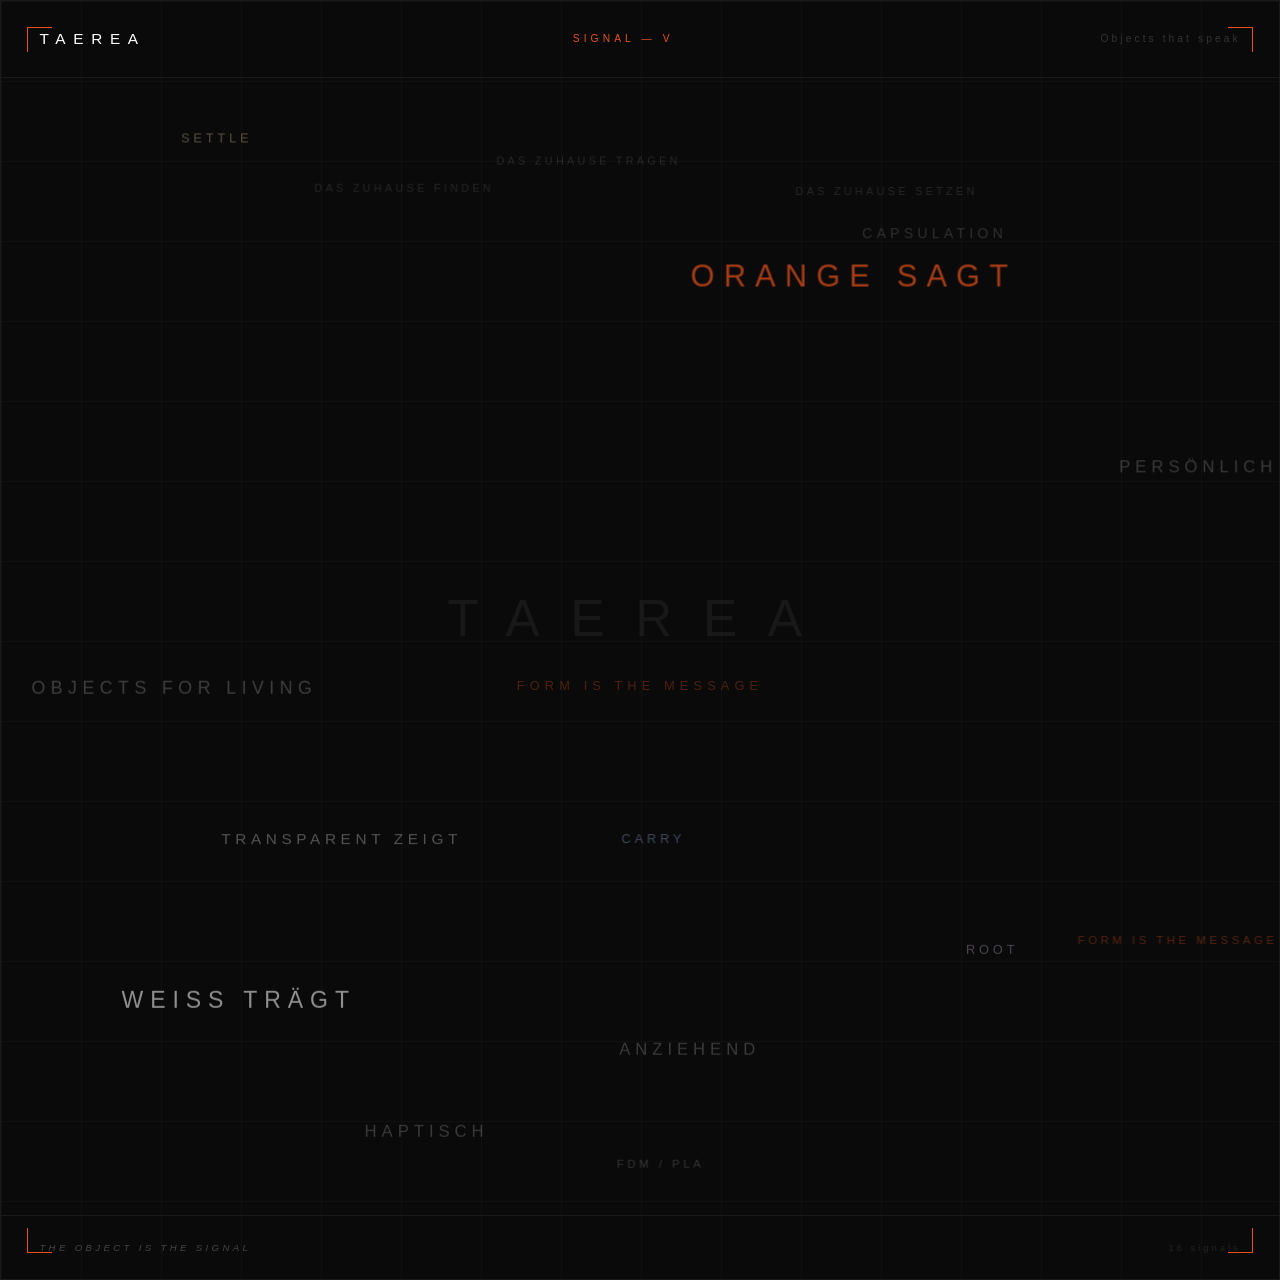
<file: signal.html>
<!DOCTYPE html>
<html lang="de">
<head>
<meta charset="UTF-8">
<meta name="viewport" content="width=device-width, initial-scale=1.0">
<title>Taerea · Signal</title>
<style>
*, *::before, *::after { box-sizing: border-box; margin: 0; padding: 0; }

html, body {
  width: 100vw;
  height: 100vw;
  overflow: hidden;
  background: #0a0a0a;
  font-family: 'Helvetica Neue', 'Arial', sans-serif;
}

.signal-wrap {
  width: 100vw;
  height: 100vw;
  position: relative;
  overflow: hidden;
  border: 1px solid #1a1a1a;
}

/* Static grid lines — very faint */
.grid {
  position: absolute;
  inset: 0;
  background-image:
    linear-gradient(rgba(255,255,255,0.025) 1px, transparent 1px),
    linear-gradient(90deg, rgba(255,255,255,0.025) 1px, transparent 1px);
  background-size: 6.25vw 6.25vw;
  pointer-events: none;
}

/* Orange accent corner marks */
.corner {
  position: absolute;
  width: 2vw;
  height: 2vw;
}
.corner-tl { top: 2vw; left: 2vw; border-top: 1px solid #e8521a; border-left: 1px solid #e8521a; }
.corner-tr { top: 2vw; right: 2vw; border-top: 1px solid #e8521a; border-right: 1px solid #e8521a; }
.corner-bl { bottom: 2vw; left: 2vw; border-bottom: 1px solid #e8521a; border-left: 1px solid #e8521a; }
.corner-br { bottom: 2vw; right: 2vw; border-bottom: 1px solid #e8521a; border-right: 1px solid #e8521a; }

/* Floating phrases */
.phrase {
  position: absolute;
  white-space: nowrap;
  font-weight: 200;
  letter-spacing: 0.3em;
  text-transform: uppercase;
  pointer-events: none;
  will-change: transform;
}

/* Header bar */
.header {
  position: absolute;
  top: 0; left: 0; right: 0;
  height: 6vw;
  display: flex;
  align-items: center;
  justify-content: space-between;
  padding: 0 3vw;
  border-bottom: 1px solid #1a1a1a;
  z-index: 10;
}

.header-brand {
  font-size: 1.2vw;
  font-weight: 200;
  letter-spacing: 0.5em;
  text-transform: uppercase;
  color: #fff;
}

.header-label {
  font-size: 0.8vw;
  font-weight: 200;
  letter-spacing: 0.4em;
  text-transform: uppercase;
  color: #e8521a;
}

.header-num {
  font-size: 0.8vw;
  font-weight: 200;
  letter-spacing: 0.3em;
  color: #333;
}

/* Footer bar */
.footer {
  position: absolute;
  bottom: 0; left: 0; right: 0;
  height: 5vw;
  display: flex;
  align-items: center;
  justify-content: space-between;
  padding: 0 3vw;
  border-top: 1px solid #1a1a1a;
  z-index: 10;
}

.footer-tagline {
  font-size: 0.75vw;
  font-weight: 200;
  letter-spacing: 0.35em;
  text-transform: uppercase;
  color: #444;
  font-style: italic;
}

.footer-count {
  font-size: 0.75vw;
  font-weight: 200;
  letter-spacing: 0.3em;
  color: #222;
}

/* Center anchor phrase */
.center-phrase {
  position: absolute;
  top: 50%;
  left: 50%;
  transform: translate(-50%, -50%);
  text-align: center;
  pointer-events: none;
  z-index: 5;
}

.center-phrase-main {
  display: block;
  font-size: 4vw;
  font-weight: 200;
  letter-spacing: 0.6em;
  text-transform: uppercase;
  color: rgba(255,255,255,0.06);
  line-height: 1.3;
}

.center-phrase-sub {
  display: block;
  font-size: 1vw;
  font-weight: 200;
  letter-spacing: 0.4em;
  text-transform: uppercase;
  color: rgba(232,82,26,0.3);
  margin-top: 2vw;
}
</style>
</head>
<body>

<div class="signal-wrap" id="wrap">

  <div class="grid"></div>

  <div class="corner corner-tl"></div>
  <div class="corner corner-tr"></div>
  <div class="corner corner-bl"></div>
  <div class="corner corner-br"></div>

  <header class="header">
    <span class="header-brand">Taerea</span>
    <span class="header-label">Signal — V</span>
    <span class="header-num">Objects that speak</span>
  </header>

  <div class="center-phrase">
    <span class="center-phrase-main">Taerea</span>
    <span class="center-phrase-sub">Form is the message</span>
  </div>

  <!-- Floating phrases injected by JS -->

  <footer class="footer">
    <span class="footer-tagline">The object is the signal</span>
    <span class="footer-count" id="phrase-count">—</span>
  </footer>

</div>

<script>
const PHRASES = [
  { text: "Weiß trägt",        size: 1.8, speed: 0.18, color: "rgba(255,255,255,0.55)" },
  { text: "Transparent zeigt", size: 1.2, speed: 0.11, color: "rgba(255,255,255,0.30)" },
  { text: "Orange sagt",       size: 2.4, speed: 0.25, color: "rgba(232,82,26,0.70)"   },
  { text: "Settle",            size: 1.0, speed: 0.08, color: "rgba(184,169,138,0.45)" },
  { text: "Carry",             size: 1.0, speed: 0.14, color: "rgba(138,154,184,0.45)" },
  { text: "Root",              size: 1.0, speed: 0.20, color: "rgba(155,142,160,0.45)" },
  { text: "FDM / PLA",         size: 0.9, speed: 0.09, color: "rgba(255,255,255,0.18)" },
  { text: "Objects for living",size: 1.4, speed: 0.15, color: "rgba(255,255,255,0.22)" },
  { text: "Capsulation",       size: 1.1, speed: 0.12, color: "rgba(255,255,255,0.16)" },
  { text: "Form is the message",size: 0.9,speed: 0.07, color: "rgba(232,82,26,0.35)"  },
  { text: "Haptisch",          size: 1.3, speed: 0.17, color: "rgba(255,255,255,0.20)" },
  { text: "Persönlich",        size: 1.3, speed: 0.13, color: "rgba(255,255,255,0.20)" },
  { text: "Anziehend",         size: 1.3, speed: 0.19, color: "rgba(255,255,255,0.20)" },
  { text: "Das Zuhause setzen",size: 0.85,speed: 0.06, color: "rgba(255,255,255,0.12)" },
  { text: "Das Zuhause tragen",size: 0.85,speed: 0.10, color: "rgba(255,255,255,0.12)" },
  { text: "Das Zuhause finden",size: 0.85,speed: 0.16, color: "rgba(255,255,255,0.12)" },
];

const wrap = document.getElementById('wrap');
const W = wrap.offsetWidth;
const H = wrap.offsetHeight;

const nodes = PHRASES.map((p, i) => {
  const el = document.createElement('div');
  el.className = 'phrase';
  el.textContent = p.text;
  el.style.fontSize = p.size + 'vw';
  el.style.color = p.color;

  // Random start position, avoid header/footer bands
  const margin = H * 0.08;
  let x = Math.random() * W;
  let y = margin + Math.random() * (H - margin * 2);

  // Random direction angle
  const angle = Math.random() * Math.PI * 2;
  const vx = Math.cos(angle) * p.speed;
  const vy = Math.sin(angle) * p.speed;

  // Set an initial transform immediately so the phrase is visible and
  // correctly placed before the first animation frame runs — without this,
  // absolutely-positioned elements sit at their default (top-left) box
  // until the RAF-gated tick loop below first executes, which can be
  // delayed or throttled (e.g. iframe not yet visible/scrolled into view).
  el.style.transform = `translate(${x}px, ${y}px)`;

  wrap.appendChild(el);
  return { el, x, y, vx, vy, w: 0, h: 0 };
});

document.getElementById('phrase-count').textContent = PHRASES.length + ' signals';

// Measure after render
requestAnimationFrame(() => {
  nodes.forEach(n => {
    const r = n.el.getBoundingClientRect();
    n.w = r.width;
    n.h = r.height;
  });

  const headerH = H * 0.06;
  const footerH = H * 0.05;

  function tick() {
    nodes.forEach(n => {
      n.x += n.vx;
      n.y += n.vy;

      // Bounce off walls
      if (n.x < 0) { n.x = 0; n.vx = Math.abs(n.vx); }
      if (n.x + n.w > W) { n.x = W - n.w; n.vx = -Math.abs(n.vx); }
      if (n.y < headerH) { n.y = headerH; n.vy = Math.abs(n.vy); }
      if (n.y + n.h > H - footerH) { n.y = H - footerH - n.h; n.vy = -Math.abs(n.vy); }

      n.el.style.transform = `translate(${n.x}px, ${n.y}px)`;
    });

    requestAnimationFrame(tick);
  }

  tick();
});
</script>

</body>
</html>
</file>
